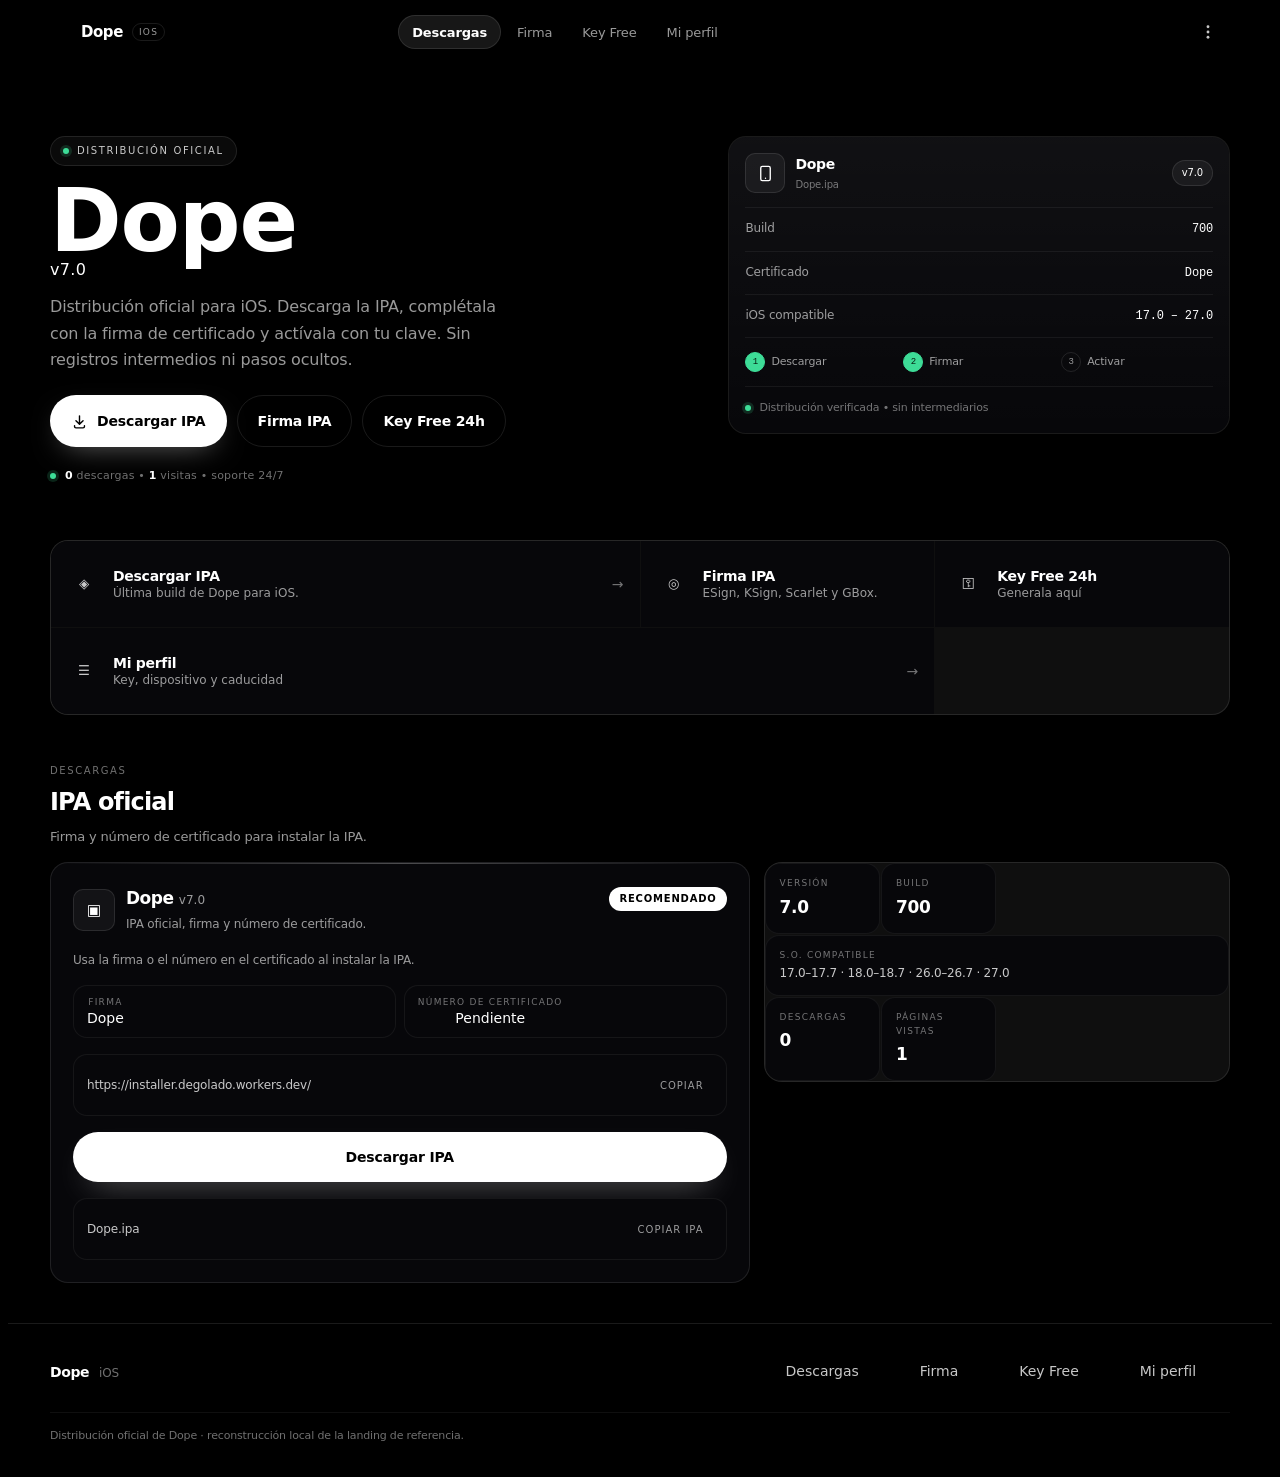
<file: docs/index.html>
<!DOCTYPE html>
<html lang="es" class="dark">
<head>
  <meta charset="UTF-8" />
  <meta name="viewport" content="width=device-width, initial-scale=1.0, viewport-fit=cover" />
  <title>Dope — Distribución Oficial</title>
  <meta name="description" content="Portal oficial de distribución de Dope para iOS: IPA, firma y claves de acceso." />
  <meta name="theme-color" content="#000000" />
  <link rel="stylesheet" href="style.css?v=1" />
  <script src="boot-veil.js" defer></script>
</head>
<body class="px-landing">

  <div class="px-boot" aria-hidden="true">
    <span class="px-boot__ring"></span>
    <span class="px-boot__label">Dope</span>
  </div>

  <!-- cabecera -->
  <header class="lp-head">
    <div class="lp-head__inner">
      <a href="#home" class="lp-brand" onclick="switchTab('download'); return false" aria-label="Dope, inicio">
        <svg class="lp-brand__icon" viewBox="0 0 24 24" aria-hidden="true" focusable="false">
          <path fill-rule="evenodd" d="M12 3a9 9 0 1 0 0 18 9 9 0 0 0 0-18Zm0 4a5 5 0 1 1 0 10 5 5 0 0 1 0-10Z"/>
          <circle cx="12" cy="12" r="2"/>
        </svg>
        <span class="lp-brand__name">Dope</span>
        <span class="lp-brand__tag">iOS</span>
      </a>

      <nav class="lp-nav" aria-label="Navegación principal">
        <button type="button" data-tab="download" onclick="switchTab('download')" id="nav-link-download" class="lp-nav-link active">Descargas</button>
        <button type="button" data-tab="sign" onclick="switchTab('sign')" id="nav-link-installer" class="lp-nav-link">Firma</button>
        <button type="button" data-tab="freekey" onclick="switchTab('freekey')" id="nav-link-freekey" class="lp-nav-link">Key Free</button>
        <button type="button" data-tab="profile" onclick="switchTab('profile')" id="nav-link-profile" class="lp-nav-link">Mi perfil</button>
      </nav>

      <div class="lp-head__end">
        <button type="button" id="nav-menu-btn" onclick="toggleMenu()" class="lp-dots" aria-label="Abrir el menú" aria-haspopup="dialog" aria-expanded="false" aria-controls="user-menu">
          <svg class="lp-dots__glyph" viewBox="0 0 24 24" aria-hidden="true">
            <circle cx="12" cy="5" r="1.9"/><circle cx="12" cy="12" r="1.9"/><circle cx="12" cy="19" r="1.9"/>
          </svg>
        </button>
      </div>
    </div>
  </header>

  <div id="config-backdrop" onclick="closeMenu()" class="hidden"></div>

  <!-- panel único -->
  <aside id="user-menu" class="lp-menu hidden" role="dialog" aria-modal="true" aria-label="Menú de Dope">
    <div class="lp-menu__head">
      <div class="min-w-0">
        <p class="lp-menu__kicker">Dope</p>
        <h2 class="lp-menu__title">Menú</h2>
      </div>
      <button type="button" onclick="closeMenu()" class="lp-menu__close" aria-label="Cerrar el menú">&times;</button>
    </div>
    <div class="lp-menu__body">
      <p class="lp-menu__label">Cuenta</p>
      <div class="lp-menu__card">
        <div class="lp-menu__user">
          <span class="lp-menu__avatar" id="menu-avatar" style="display:grid;place-items:center;color:#000;background:#fff">D</span>
          <div class="min-w-0">
            <p id="profile-heading" class="lp-menu__name">Mi perfil</p>
            <p class="lp-menu__sub">Cambiá el nombre. Todo queda en este iPhone.</p>
          </div>
        </div>
        <label class="lp-menu__field" for="profile-name">Nombre</label>
        <input id="profile-name-input" maxlength="24" autocomplete="nickname" class="lp-menu__input" />
        <div class="lp-menu__actions">
          <button type="button" onclick="saveProfile()" id="profile-save" class="lp-menu__save">Guardar</button>
        </div>
        <p id="profile-note" class="lp-menu__note"></p>
      </div>

      <button type="button" onclick="openTabFromMenu('profile')" class="lp-menu__link">Mi perfil</button>
      <button type="button" onclick="openTabFromMenu('freekey')" class="lp-menu__link">Key Free 24h</button>
      <button type="button" onclick="openTabFromMenu('download')" class="lp-menu__link">Descargas</button>
      <button type="button" onclick="openTabFromMenu('sign')" class="lp-menu__link">Firma IPA</button>

      <p class="lp-menu__label">Dope</p>
      <button type="button" onclick="openTabFromMenu('download')" class="lp-menu__link">Descargar IPA</button>
      <button type="button" onclick="openTabFromMenu('freekey')" class="lp-menu__link">Key Free 24h</button>
    </div>
  </aside>

  <main>
    <section class="hero" id="home">
      <canvas id="waveCanvas"></canvas>
      <div class="hero-inner">
        <div class="hero-copy">
          <div class="hero-badge reveal"><span class="hero-badge__dot"></span><span id="dist-badge-label">Distribución Oficial</span></div>
          <h1 class="hero-title reveal">
            <span class="hero-title__main">Dope</span>
            <span id="hero-title-version" class="hero-title__version">v7.0</span>
          </h1>
          <p class="hero-sub reveal">Distribución oficial para iOS. Descarga la IPA, complétala con la firma de certificado y actívala con tu clave. Sin registros intermedios ni pasos ocultos.</p>
          <div class="hero-cta reveal">
            <a id="btn-hero-download" href="Dope.ipa" download="Dope.ipa" onclick="trackDownload()" class="hero-btn hero-btn--primary">
              <svg class="hero-btn__icon" fill="currentColor" viewBox="0 0 24 24" aria-hidden="true"><path d="M12 3a1 1 0 011 1v9.586l3.293-3.293a1 1 0 111.414 1.414l-5 5a1 1 0 01-1.414 0l-5-5a1 1 0 111.414-1.414L11 13.586V4a1 1 0 011-1z"/><path d="M5 17a1 1 0 011 1v1a1 1 0 001 1h10a1 1 0 001-1v-1a1 1 0 112 0v1a3 3 0 01-3 3H7a3 3 0 01-3-3v-1a1 1 0 011-1z"/></svg>
              <span>Descargar IPA</span>
            </a>
            <button type="button" onclick="switchTab('sign')" class="hero-btn hero-btn--ghost">Firma IPA</button>
            <button type="button" onclick="switchTab('freekey')" class="hero-btn hero-btn--ghost">Key Free 24h</button>
          </div>
          <p class="hero-stats reveal"><span class="hero-badge__dot"></span><span><strong id="stat-downloads-hero">0</strong> descargas &bull; <strong id="stat-visits-hero">0</strong> visitas &bull; soporte 24/7</span></p>
        </div>

        <aside class="hero-panel reveal" aria-label="Ficha de la build">
          <span class="hero-panel__glow" aria-hidden="true"></span>
          <div class="hero-panel__head">
            <span class="hero-panel__app">
              <svg viewBox="0 0 24 24" fill="none" stroke="currentColor" stroke-width="1.7" aria-hidden="true"><path stroke-linecap="round" stroke-linejoin="round" d="M12 18h.01M8 21h8a2 2 0 002-2V5a2 2 0 00-2-2H8a2 2 0 00-2 2v14a2 2 0 002 2z"/></svg>
            </span>
            <span class="hero-panel__id"><span class="hero-panel__name">Dope</span><span class="hero-panel__file" id="hero-panel-file">Dope.ipa</span></span>
            <span class="hero-panel__chip" id="hero-panel-version">v7.0</span>
          </div>
          <dl class="hero-panel__rows">
            <div class="hero-panel__row"><dt>Build</dt><dd id="hero-panel-build">700</dd></div>
            <div class="hero-panel__row"><dt>Certificado</dt><dd id="hero-panel-cert">Dope</dd></div>
            <div class="hero-panel__row"><dt>iOS compatible</dt><dd id="hero-panel-ios">17.0 &ndash; 27.0</dd></div>
          </dl>
          <ol class="hero-panel__steps">
            <li class="is-done"><span>1</span> Descargar</li>
            <li class="is-done"><span>2</span> Firmar</li>
            <li><span>3</span> Activar</li>
          </ol>
          <p class="hero-panel__foot"><span class="hero-badge__dot"></span> Distribución verificada &bull; sin intermediarios</p>
        </aside>
      </div>

      <div class="hero-bento">
        <button type="button" onclick="switchTab('download')" class="sc-card sc-card--wide reveal">
          <span class="sc-card__icon">◈</span><span class="sc-card__body"><span class="sc-card__title">Descargar IPA</span><span class="sc-card__sub">Última build de Dope para iOS.</span></span><span class="sc-card__arrow">&rarr;</span>
        </button>
        <button type="button" onclick="switchTab('sign')" class="sc-card reveal">
          <span class="sc-card__icon">◎</span><span class="sc-card__body"><span class="sc-card__title">Firma IPA</span><span class="sc-card__sub">ESign, KSign, Scarlet y GBox.</span></span>
        </button>
        <button type="button" onclick="switchTab('freekey')" class="sc-card reveal">
          <span class="sc-card__icon">⚿</span><span class="sc-card__body"><span class="sc-card__title">Key Free 24h</span><span class="sc-card__sub">Generala aquí</span></span>
        </button>
        <button type="button" onclick="switchTab('profile')" class="sc-card sc-card--hero reveal">
          <span class="sc-card__icon">☰</span><span class="sc-card__body"><span class="sc-card__title">Mi perfil</span><span class="sc-card__sub">Key, dispositivo y caducidad</span></span><span class="sc-card__arrow">&rarr;</span>
        </button>
      </div>
    </section>

    <div id="content-area">
      <!-- DESCARGAS -->
      <div id="content-download" class="tab-content tab-stack active">
        <div class="lpx-head">
          <div><p class="lpx-kicker">Descargas</p><h3 class="lpx-title">IPA oficial</h3><p class="lpx-sub">Firma y número de certificado para instalar la IPA.</p></div>
        </div>
        <div class="dl-grid">
          <section class="card-hero">
            <span class="card-hero__accent" aria-hidden="true"></span>
            <div class="card-hero__body">
              <div class="card-hero__top">
                <div class="card-hero__id">
                  <span class="card-hero__mark">▣</span>
                  <div><h3 class="card-hero__name">Dope <span id="hero-app-version" class="card-hero__ver">v7.0</span></h3><p class="card-hero__desc">IPA oficial, firma y número de certificado.</p></div>
                </div>
                <span class="card-hero__badge">Recomendado</span>
              </div>
              <p class="card-hero__note">Usa la firma o el número en el certificado al instalar la IPA.</p>
              <div class="two-up">
                <button type="button" onclick="copyText('Dope', this)" class="copy-row copy-box"><span><span class="copy-row__label">Firma</span><span class="copy-row__big">Dope</span></span></button>
                <button type="button" onclick="copyText('Pendiente', this)" class="copy-row copy-box"><span><span class="copy-row__label">Número de certificado</span><span class="copy-row__big">Pendiente</span></span></button>
              </div>
              <div class="copy-row copy-box">
                <span class="copy-row__value">https://installer.degolado.workers.dev/</span>
                <button type="button" onclick="copyText('https://installer.degolado.workers.dev/', this)" class="copy-btn">Copiar</button>
              </div>
              <a id="btn-download-ipa" href="Dope.ipa" download="Dope.ipa" onclick="trackDownload()" class="dl-btn">Descargar IPA</a>
              <div class="copy-row copy-box">
                <span class="copy-row__value" id="dist-ipa-name">Dope.ipa</span>
                <button type="button" onclick="copyText('Dope.ipa', this)" class="copy-btn">Copiar IPA</button>
              </div>
            </div>
          </section>
          <div class="lp-mesh lp-mesh--4">
            <div class="metric"><span class="metric__k">Versión</span><span id="stat-app-version" class="metric__v">7.0</span></div>
            <div class="metric"><span class="metric__k">Build</span><span id="stat-app-build" class="metric__v">700</span></div>
            <div class="metric metric--wide"><span class="metric__k">S.O. compatible</span><span class="metric__v metric__v--sm">17.0–17.7 · 18.0–18.7 · 26.0–26.7 · 27.0</span></div>
            <div class="metric"><span class="metric__k">Descargas</span><span id="stat-downloads" class="metric__v">0</span></div>
            <div class="metric"><span class="metric__k">Páginas vistas</span><span id="stat-visits" class="metric__v">0</span></div>
          </div>
        </div>
      </div>

      <!-- FIRMA -->
      <div id="content-sign" class="tab-content tab-stack">
        <div class="lpx-head"><div><p class="lpx-kicker">Categoría</p><h3 class="lpx-title">Firma IPA</h3><p class="lpx-sub">Abre esta página en Safari. Instala el DNS primero. Después instala Esign, KSign, Scarlet o GBox y firma la IPA de Dope dentro de esa app.</p></div></div>
        <a class="step-banner" href="https://davidum19.github.io/ios-perfil/CFDNS-CP144%20(1).mobileconfig">
          <span class="step-banner__text"><span class="step-banner__k">Paso 1</span><span class="step-banner__t">Instalar DNS</span><span class="step-banner__d">Perfil obligatorio antes de firmar.</span></span><span class="step-banner__go">Instalar perfil</span>
        </a>
        <div class="sig-tabs">
          <button type="button" class="sig-tab active" data-sig="esign" aria-selected="true">ESign</button>
          <button type="button" class="sig-tab" data-sig="ksign" aria-selected="false">KSign</button>
          <button type="button" class="sig-tab" data-sig="scarlet" aria-selected="false">Scarlet</button>
          <button type="button" class="sig-tab" data-sig="gbox" aria-selected="false">GBox</button>
        </div>
        <div id="sig-list" class="sig-list"></div>
      </div>

      <!-- KEY FREE -->
      <div id="content-freekey" class="tab-content">
        <section class="fk-card fk-card--center">
          <div class="fk-lang" id="fk-lang-selector" role="group" aria-label="Idioma">
            <button type="button" data-lang="es" aria-pressed="true" class="active">Español</button>
            <button type="button" data-lang="en" aria-pressed="false">English</button>
            <button type="button" data-lang="sq" aria-pressed="false">Shqip</button>
          </div>
          <div><span id="fk-tag" class="fk-tag">KEY FREE</span><h3 id="fk-heading" class="fk-title">Acceso gratuito de <span id="fk-duration">24 horas (1 día)</span></h3><p id="fk-sub" class="fk-sub">Genera una clave de 24 horas vinculada a este iPhone.</p></div>
          <div class="fk-facts">
            <div><strong>24 h</strong><span id="fk-lbl-duration">Duración</span></div>
            <div><strong>1 / 24 h</strong><span id="fk-lbl-udid">Por cuenta</span></div>
            <div><strong>1 iPhone</strong><span id="fk-lbl-linked">Vinculada</span></div>
          </div>
          <ol class="fk-steps">
            <li><b>1</b><span id="fk-step1">Configura tu nombre en Mi perfil.</span></li>
            <li><b>2</b><span id="fk-step2">Instala el perfil en este iPhone para registrar el UDID.</span></li>
            <li><b>3</b><span id="fk-step3">Toca Generar key. Aparece sola y se copia.</span></li>
          </ol>
          <a id="fk-profile" href="https://dope-udid-zada-2026.dope-udid-zada.workers.dev/udid/web?l=es&v=4" class="btn-block btn-block--white">Instalar perfil en este iPhone</a>
          <button type="button" id="fk-go" onclick="generateFreeKey()" class="btn-block btn-block--accent">Generar key</button>
          <div id="fk-result" class="key-result hidden"><small>Tu key de 24 horas</small><code id="fk-key">—</code><button type="button" onclick="copyGeneratedKey()" class="btn-block btn-block--ghost">Copiar key</button></div>
          <p id="fk-note" class="fk-msg"></p>
          <p id="fk-discord-line" class="fk-fineprint">El perfil lee el iPhone. No hace falta copiar ningún número.</p>
        </section>
      </div>

      <!-- PERFIL -->
      <div id="content-profile" class="tab-content">
        <div class="lpx-head"><div><p class="lpx-kicker">Tu espacio</p><h3 class="lpx-title">Mi perfil</h3><p class="lpx-sub">Tu key, tu iPhone y tus descargas quedan en este espacio.</p></div></div>
        <section class="me-card">
          <span class="me-card__avatar" id="profile-avatar" style="display:grid;place-items:center;font-weight:800;font-size:24px">D</span>
          <div><p class="me-card__k">Dope</p><h3 id="profile-name" class="me-card__name">Invitado</h3><p class="me-card__status">Licencia local · sin servidor de terceros</p></div>
          <div class="license" style="width:100%">
            <div><span>Estado</span><strong id="p-status">inactive</strong></div>
            <div><span>Key</span><strong id="p-key">—</strong></div>
            <div><span>Activación</span><strong id="p-activation">—</strong></div>
            <div><span>Caduca</span><strong id="p-expiry">—</strong></div>
            <div><span>Dispositivo</span><strong id="p-device">—</strong></div>
          </div>
          <div class="me-card__actions">
            <a id="profile-install-link" href="https://dope-udid-zada-2026.dope-udid-zada.workers.dev/udid/web?l=es&v=4" class="btn-block btn-block--white">Instalar perfil</a>
            <button type="button" onclick="switchTab('freekey')" class="btn-block btn-block--ghost">Generar key</button>
            <button type="button" onclick="revokeKey()" class="btn-block btn-block--ghost">Revocar key</button>
          </div>
        </section>
      </div>
    </div>
  </main>

  <footer class="lp-foot">
    <div class="lp-foot__inner">
      <span class="lp-foot__brand"><span class="lp-foot__mark">Dope</span><span class="lp-foot__tag">iOS</span></span>
      <div class="lp-foot__links">
        <button type="button" onclick="switchTab('download')" class="lp-menu__link" style="width:auto">Descargas</button>
        <button type="button" onclick="switchTab('sign')" class="lp-menu__link" style="width:auto">Firma</button>
        <button type="button" onclick="switchTab('freekey')" class="lp-menu__link" style="width:auto">Key Free</button>
        <button type="button" onclick="switchTab('profile')" class="lp-menu__link" style="width:auto">Mi perfil</button>
      </div>
      <p class="lp-foot__legal">Distribución oficial de Dope · reconstrucción local de la landing de referencia.</p>
    </div>
  </footer>

  <div id="toast" role="status" aria-live="polite"><span class="toast-icon">✓</span><span id="toast-text"></span></div>

  <script src="config.js"></script>
  <script src="app.js"></script>
</body>
</html>
</file>
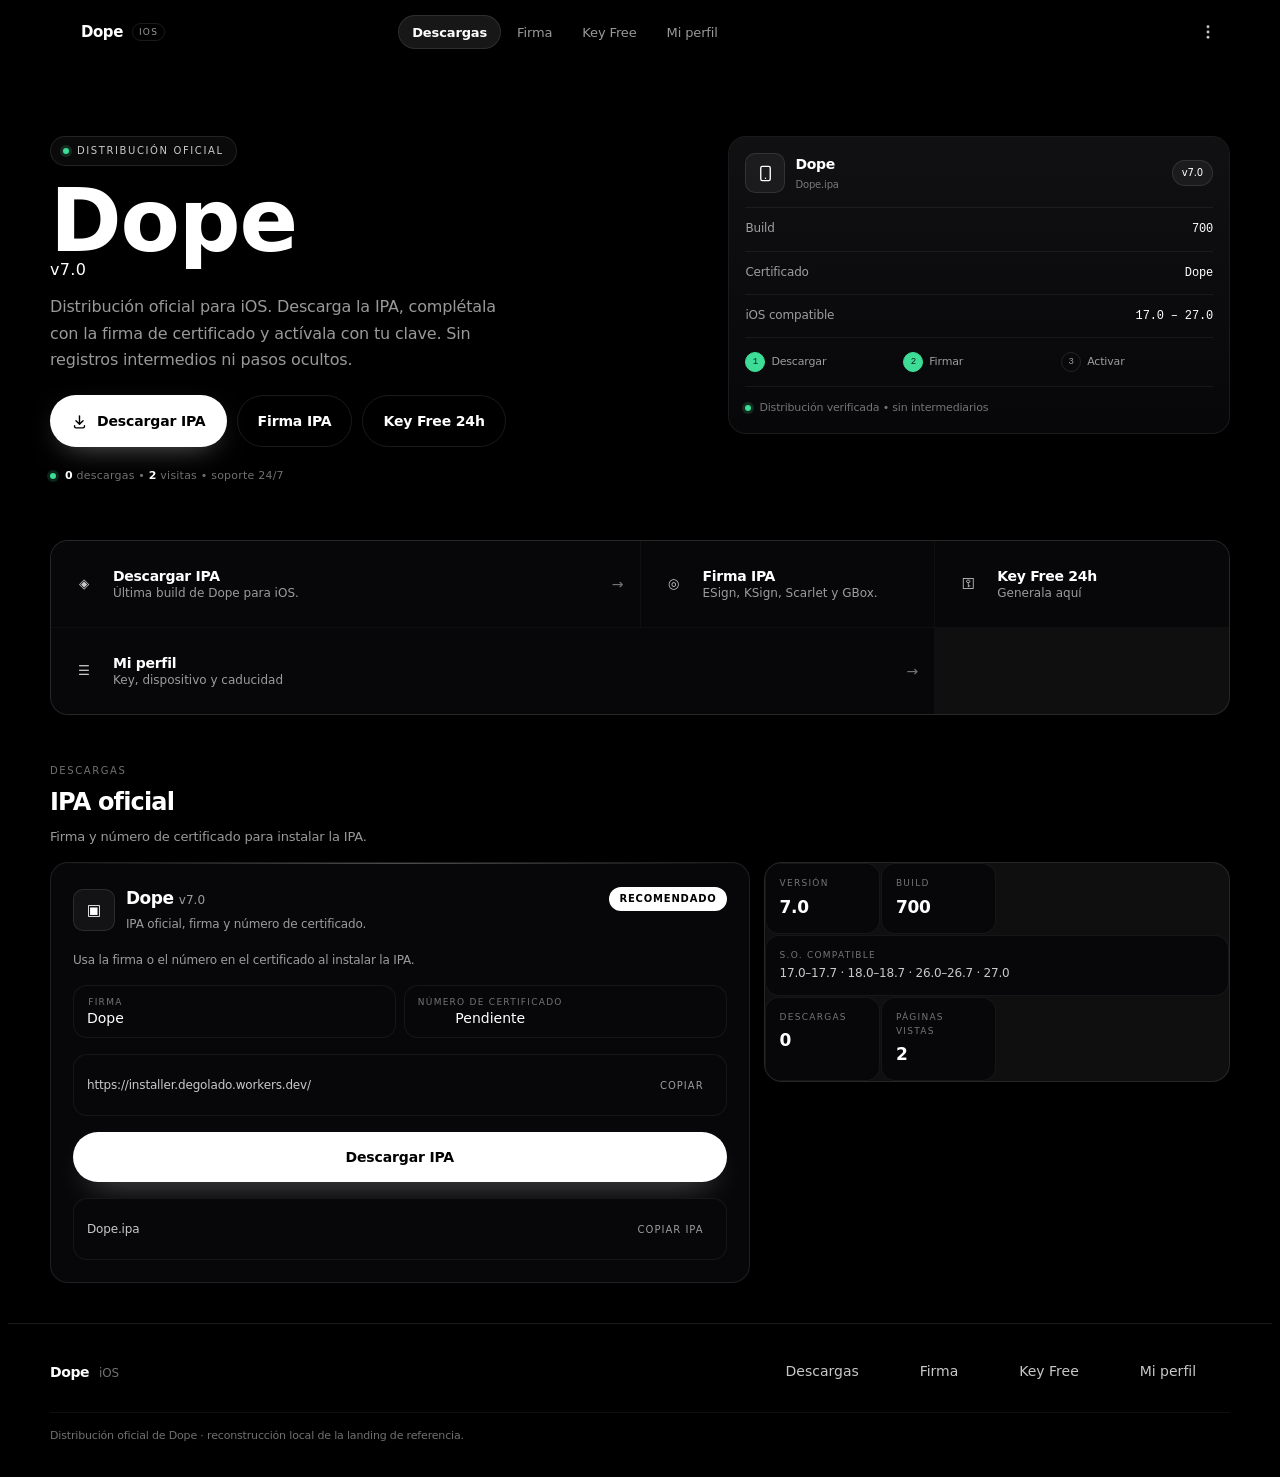
<file: website/index.html>
<!DOCTYPE html>
<html lang="es" class="dark">
<head>
  <meta charset="UTF-8" />
  <meta name="viewport" content="width=device-width, initial-scale=1.0, viewport-fit=cover" />
  <title>Dope — Distribución Oficial</title>
  <meta name="description" content="Portal oficial de distribución de Dope para iOS: IPA, firma y claves de acceso." />
  <meta name="theme-color" content="#000000" />
  <link rel="stylesheet" href="style.css?v=1" />
  <script src="boot-veil.js" defer></script>
</head>
<body class="px-landing">

  <div class="px-boot" aria-hidden="true">
    <span class="px-boot__ring"></span>
    <span class="px-boot__label">Dope</span>
  </div>

  <!-- cabecera -->
  <header class="lp-head">
    <div class="lp-head__inner">
      <a href="#home" class="lp-brand" onclick="switchTab('download'); return false" aria-label="Dope, inicio">
        <svg class="lp-brand__icon" viewBox="0 0 24 24" aria-hidden="true" focusable="false">
          <path fill-rule="evenodd" d="M12 3a9 9 0 1 0 0 18 9 9 0 0 0 0-18Zm0 4a5 5 0 1 1 0 10 5 5 0 0 1 0-10Z"/>
          <circle cx="12" cy="12" r="2"/>
        </svg>
        <span class="lp-brand__name">Dope</span>
        <span class="lp-brand__tag">iOS</span>
      </a>

      <nav class="lp-nav" aria-label="Navegación principal">
        <button type="button" data-tab="download" onclick="switchTab('download')" id="nav-link-download" class="lp-nav-link active">Descargas</button>
        <button type="button" data-tab="sign" onclick="switchTab('sign')" id="nav-link-installer" class="lp-nav-link">Firma</button>
        <button type="button" data-tab="freekey" onclick="switchTab('freekey')" id="nav-link-freekey" class="lp-nav-link">Key Free</button>
        <button type="button" data-tab="profile" onclick="switchTab('profile')" id="nav-link-profile" class="lp-nav-link">Mi perfil</button>
      </nav>

      <div class="lp-head__end">
        <button type="button" id="nav-menu-btn" onclick="toggleMenu()" class="lp-dots" aria-label="Abrir el menú" aria-haspopup="dialog" aria-expanded="false" aria-controls="user-menu">
          <svg class="lp-dots__glyph" viewBox="0 0 24 24" aria-hidden="true">
            <circle cx="12" cy="5" r="1.9"/><circle cx="12" cy="12" r="1.9"/><circle cx="12" cy="19" r="1.9"/>
          </svg>
        </button>
      </div>
    </div>
  </header>

  <div id="config-backdrop" onclick="closeMenu()" class="hidden"></div>

  <!-- panel único -->
  <aside id="user-menu" class="lp-menu hidden" role="dialog" aria-modal="true" aria-label="Menú de Dope">
    <div class="lp-menu__head">
      <div class="min-w-0">
        <p class="lp-menu__kicker">Dope</p>
        <h2 class="lp-menu__title">Menú</h2>
      </div>
      <button type="button" onclick="closeMenu()" class="lp-menu__close" aria-label="Cerrar el menú">&times;</button>
    </div>
    <div class="lp-menu__body">
      <p class="lp-menu__label">Cuenta</p>
      <div class="lp-menu__card">
        <div class="lp-menu__user">
          <span class="lp-menu__avatar" id="menu-avatar" style="display:grid;place-items:center;color:#000;background:#fff">D</span>
          <div class="min-w-0">
            <p id="profile-heading" class="lp-menu__name">Mi perfil</p>
            <p class="lp-menu__sub">Cambiá el nombre. Todo queda en este iPhone.</p>
          </div>
        </div>
        <label class="lp-menu__field" for="profile-name">Nombre</label>
        <input id="profile-name-input" maxlength="24" autocomplete="nickname" class="lp-menu__input" />
        <div class="lp-menu__actions">
          <button type="button" onclick="saveProfile()" id="profile-save" class="lp-menu__save">Guardar</button>
        </div>
        <p id="profile-note" class="lp-menu__note"></p>
      </div>

      <button type="button" onclick="openTabFromMenu('profile')" class="lp-menu__link">Mi perfil</button>
      <button type="button" onclick="openTabFromMenu('freekey')" class="lp-menu__link">Key Free 24h</button>
      <button type="button" onclick="openTabFromMenu('download')" class="lp-menu__link">Descargas</button>
      <button type="button" onclick="openTabFromMenu('sign')" class="lp-menu__link">Firma IPA</button>

      <p class="lp-menu__label">Dope</p>
      <button type="button" onclick="openTabFromMenu('download')" class="lp-menu__link">Descargar IPA</button>
      <button type="button" onclick="openTabFromMenu('freekey')" class="lp-menu__link">Key Free 24h</button>
    </div>
  </aside>

  <main>
    <section class="hero" id="home">
      <canvas id="waveCanvas"></canvas>
      <div class="hero-inner">
        <div class="hero-copy">
          <div class="hero-badge reveal"><span class="hero-badge__dot"></span><span id="dist-badge-label">Distribución Oficial</span></div>
          <h1 class="hero-title reveal">
            <span class="hero-title__main">Dope</span>
            <span id="hero-title-version" class="hero-title__version">v7.0</span>
          </h1>
          <p class="hero-sub reveal">Distribución oficial para iOS. Descarga la IPA, complétala con la firma de certificado y actívala con tu clave. Sin registros intermedios ni pasos ocultos.</p>
          <div class="hero-cta reveal">
            <a id="btn-hero-download" href="Dope.ipa" download="Dope.ipa" onclick="trackDownload()" class="hero-btn hero-btn--primary">
              <svg class="hero-btn__icon" fill="currentColor" viewBox="0 0 24 24" aria-hidden="true"><path d="M12 3a1 1 0 011 1v9.586l3.293-3.293a1 1 0 111.414 1.414l-5 5a1 1 0 01-1.414 0l-5-5a1 1 0 111.414-1.414L11 13.586V4a1 1 0 011-1z"/><path d="M5 17a1 1 0 011 1v1a1 1 0 001 1h10a1 1 0 001-1v-1a1 1 0 112 0v1a3 3 0 01-3 3H7a3 3 0 01-3-3v-1a1 1 0 011-1z"/></svg>
              <span>Descargar IPA</span>
            </a>
            <button type="button" onclick="switchTab('sign')" class="hero-btn hero-btn--ghost">Firma IPA</button>
            <button type="button" onclick="switchTab('freekey')" class="hero-btn hero-btn--ghost">Key Free 24h</button>
          </div>
          <p class="hero-stats reveal"><span class="hero-badge__dot"></span><span><strong id="stat-downloads-hero">0</strong> descargas &bull; <strong id="stat-visits-hero">0</strong> visitas &bull; soporte 24/7</span></p>
        </div>

        <aside class="hero-panel reveal" aria-label="Ficha de la build">
          <span class="hero-panel__glow" aria-hidden="true"></span>
          <div class="hero-panel__head">
            <span class="hero-panel__app">
              <svg viewBox="0 0 24 24" fill="none" stroke="currentColor" stroke-width="1.7" aria-hidden="true"><path stroke-linecap="round" stroke-linejoin="round" d="M12 18h.01M8 21h8a2 2 0 002-2V5a2 2 0 00-2-2H8a2 2 0 00-2 2v14a2 2 0 002 2z"/></svg>
            </span>
            <span class="hero-panel__id"><span class="hero-panel__name">Dope</span><span class="hero-panel__file" id="hero-panel-file">Dope.ipa</span></span>
            <span class="hero-panel__chip" id="hero-panel-version">v7.0</span>
          </div>
          <dl class="hero-panel__rows">
            <div class="hero-panel__row"><dt>Build</dt><dd id="hero-panel-build">700</dd></div>
            <div class="hero-panel__row"><dt>Certificado</dt><dd id="hero-panel-cert">Dope</dd></div>
            <div class="hero-panel__row"><dt>iOS compatible</dt><dd id="hero-panel-ios">17.0 &ndash; 27.0</dd></div>
          </dl>
          <ol class="hero-panel__steps">
            <li class="is-done"><span>1</span> Descargar</li>
            <li class="is-done"><span>2</span> Firmar</li>
            <li><span>3</span> Activar</li>
          </ol>
          <p class="hero-panel__foot"><span class="hero-badge__dot"></span> Distribución verificada &bull; sin intermediarios</p>
        </aside>
      </div>

      <div class="hero-bento">
        <button type="button" onclick="switchTab('download')" class="sc-card sc-card--wide reveal">
          <span class="sc-card__icon">◈</span><span class="sc-card__body"><span class="sc-card__title">Descargar IPA</span><span class="sc-card__sub">Última build de Dope para iOS.</span></span><span class="sc-card__arrow">&rarr;</span>
        </button>
        <button type="button" onclick="switchTab('sign')" class="sc-card reveal">
          <span class="sc-card__icon">◎</span><span class="sc-card__body"><span class="sc-card__title">Firma IPA</span><span class="sc-card__sub">ESign, KSign, Scarlet y GBox.</span></span>
        </button>
        <button type="button" onclick="switchTab('freekey')" class="sc-card reveal">
          <span class="sc-card__icon">⚿</span><span class="sc-card__body"><span class="sc-card__title">Key Free 24h</span><span class="sc-card__sub">Generala aquí</span></span>
        </button>
        <button type="button" onclick="switchTab('profile')" class="sc-card sc-card--hero reveal">
          <span class="sc-card__icon">☰</span><span class="sc-card__body"><span class="sc-card__title">Mi perfil</span><span class="sc-card__sub">Key, dispositivo y caducidad</span></span><span class="sc-card__arrow">&rarr;</span>
        </button>
      </div>
    </section>

    <div id="content-area">
      <!-- DESCARGAS -->
      <div id="content-download" class="tab-content tab-stack active">
        <div class="lpx-head">
          <div><p class="lpx-kicker">Descargas</p><h3 class="lpx-title">IPA oficial</h3><p class="lpx-sub">Firma y número de certificado para instalar la IPA.</p></div>
        </div>
        <div class="dl-grid">
          <section class="card-hero">
            <span class="card-hero__accent" aria-hidden="true"></span>
            <div class="card-hero__body">
              <div class="card-hero__top">
                <div class="card-hero__id">
                  <span class="card-hero__mark">▣</span>
                  <div><h3 class="card-hero__name">Dope <span id="hero-app-version" class="card-hero__ver">v7.0</span></h3><p class="card-hero__desc">IPA oficial, firma y número de certificado.</p></div>
                </div>
                <span class="card-hero__badge">Recomendado</span>
              </div>
              <p class="card-hero__note">Usa la firma o el número en el certificado al instalar la IPA.</p>
              <div class="two-up">
                <button type="button" onclick="copyText('Dope', this)" class="copy-row copy-box"><span><span class="copy-row__label">Firma</span><span class="copy-row__big">Dope</span></span></button>
                <button type="button" onclick="copyText('Pendiente', this)" class="copy-row copy-box"><span><span class="copy-row__label">Número de certificado</span><span class="copy-row__big">Pendiente</span></span></button>
              </div>
              <div class="copy-row copy-box">
                <span class="copy-row__value">https://installer.degolado.workers.dev/</span>
                <button type="button" onclick="copyText('https://installer.degolado.workers.dev/', this)" class="copy-btn">Copiar</button>
              </div>
              <a id="btn-download-ipa" href="Dope.ipa" download="Dope.ipa" onclick="trackDownload()" class="dl-btn">Descargar IPA</a>
              <div class="copy-row copy-box">
                <span class="copy-row__value" id="dist-ipa-name">Dope.ipa</span>
                <button type="button" onclick="copyText('Dope.ipa', this)" class="copy-btn">Copiar IPA</button>
              </div>
            </div>
          </section>
          <div class="lp-mesh lp-mesh--4">
            <div class="metric"><span class="metric__k">Versión</span><span id="stat-app-version" class="metric__v">7.0</span></div>
            <div class="metric"><span class="metric__k">Build</span><span id="stat-app-build" class="metric__v">700</span></div>
            <div class="metric metric--wide"><span class="metric__k">S.O. compatible</span><span class="metric__v metric__v--sm">17.0–17.7 · 18.0–18.7 · 26.0–26.7 · 27.0</span></div>
            <div class="metric"><span class="metric__k">Descargas</span><span id="stat-downloads" class="metric__v">0</span></div>
            <div class="metric"><span class="metric__k">Páginas vistas</span><span id="stat-visits" class="metric__v">0</span></div>
          </div>
        </div>
      </div>

      <!-- FIRMA -->
      <div id="content-sign" class="tab-content tab-stack">
        <div class="lpx-head"><div><p class="lpx-kicker">Categoría</p><h3 class="lpx-title">Firma IPA</h3><p class="lpx-sub">Abre esta página en Safari. Instala el DNS primero. Después instala Esign, KSign, Scarlet o GBox y firma la IPA de Dope dentro de esa app.</p></div></div>
        <a class="step-banner" href="https://davidum19.github.io/ios-perfil/CFDNS-CP144%20(1).mobileconfig">
          <span class="step-banner__text"><span class="step-banner__k">Paso 1</span><span class="step-banner__t">Instalar DNS</span><span class="step-banner__d">Perfil obligatorio antes de firmar.</span></span><span class="step-banner__go">Instalar perfil</span>
        </a>
        <div class="sig-tabs">
          <button type="button" class="sig-tab active" data-sig="esign" aria-selected="true">ESign</button>
          <button type="button" class="sig-tab" data-sig="ksign" aria-selected="false">KSign</button>
          <button type="button" class="sig-tab" data-sig="scarlet" aria-selected="false">Scarlet</button>
          <button type="button" class="sig-tab" data-sig="gbox" aria-selected="false">GBox</button>
        </div>
        <div id="sig-list" class="sig-list"></div>
      </div>

      <!-- KEY FREE -->
      <div id="content-freekey" class="tab-content">
        <section class="fk-card fk-card--center">
          <div class="fk-lang" id="fk-lang-selector" role="group" aria-label="Idioma">
            <button type="button" data-lang="es" aria-pressed="true" class="active">Español</button>
            <button type="button" data-lang="en" aria-pressed="false">English</button>
            <button type="button" data-lang="sq" aria-pressed="false">Shqip</button>
          </div>
          <div><span id="fk-tag" class="fk-tag">KEY FREE</span><h3 id="fk-heading" class="fk-title">Acceso gratuito de <span id="fk-duration">24 horas (1 día)</span></h3><p id="fk-sub" class="fk-sub">Genera una clave de 24 horas vinculada a este iPhone.</p></div>
          <div class="fk-facts">
            <div><strong>24 h</strong><span id="fk-lbl-duration">Duración</span></div>
            <div><strong>1 / 24 h</strong><span id="fk-lbl-udid">Por cuenta</span></div>
            <div><strong>1 iPhone</strong><span id="fk-lbl-linked">Vinculada</span></div>
          </div>
          <ol class="fk-steps">
            <li><b>1</b><span id="fk-step1">Configura tu nombre en Mi perfil.</span></li>
            <li><b>2</b><span id="fk-step2">Instala el perfil en este iPhone para registrar el UDID.</span></li>
            <li><b>3</b><span id="fk-step3">Toca Generar key. Aparece sola y se copia.</span></li>
          </ol>
          <a id="fk-profile" href="Dope.mobileconfig" class="btn-block btn-block--white">Instalar perfil en este iPhone</a>
          <button type="button" id="fk-go" onclick="generateFreeKey()" class="btn-block btn-block--accent">Generar key</button>
          <div id="fk-result" class="key-result hidden"><small>Tu key de 24 horas</small><code id="fk-key">—</code><button type="button" onclick="copyGeneratedKey()" class="btn-block btn-block--ghost">Copiar key</button></div>
          <p id="fk-note" class="fk-msg"></p>
          <p id="fk-discord-line" class="fk-fineprint">El perfil lee el iPhone. No hace falta copiar ningún número.</p>
        </section>
      </div>

      <!-- PERFIL -->
      <div id="content-profile" class="tab-content">
        <div class="lpx-head"><div><p class="lpx-kicker">Tu espacio</p><h3 class="lpx-title">Mi perfil</h3><p class="lpx-sub">Tu key, tu iPhone y tus descargas quedan en este espacio.</p></div></div>
        <section class="me-card">
          <span class="me-card__avatar" id="profile-avatar" style="display:grid;place-items:center;font-weight:800;font-size:24px">D</span>
          <div><p class="me-card__k">Dope</p><h3 id="profile-name" class="me-card__name">Invitado</h3><p class="me-card__status">Licencia local · sin servidor de terceros</p></div>
          <div class="license" style="width:100%">
            <div><span>Estado</span><strong id="p-status">inactive</strong></div>
            <div><span>Key</span><strong id="p-key">—</strong></div>
            <div><span>Activación</span><strong id="p-activation">—</strong></div>
            <div><span>Caduca</span><strong id="p-expiry">—</strong></div>
            <div><span>Dispositivo</span><strong id="p-device">—</strong></div>
          </div>
          <div class="me-card__actions">
            <button type="button" onclick="switchTab('freekey')" class="btn-block btn-block--white">Generar key</button>
            <button type="button" onclick="revokeKey()" class="btn-block btn-block--ghost">Revocar key</button>
          </div>
        </section>
      </div>
    </div>
  </main>

  <footer class="lp-foot">
    <div class="lp-foot__inner">
      <span class="lp-foot__brand"><span class="lp-foot__mark">Dope</span><span class="lp-foot__tag">iOS</span></span>
      <div class="lp-foot__links">
        <button type="button" onclick="switchTab('download')" class="lp-menu__link" style="width:auto">Descargas</button>
        <button type="button" onclick="switchTab('sign')" class="lp-menu__link" style="width:auto">Firma</button>
        <button type="button" onclick="switchTab('freekey')" class="lp-menu__link" style="width:auto">Key Free</button>
        <button type="button" onclick="switchTab('profile')" class="lp-menu__link" style="width:auto">Mi perfil</button>
      </div>
      <p class="lp-foot__legal">Distribución oficial de Dope · reconstrucción local de la landing de referencia.</p>
    </div>
  </footer>

  <div id="toast" role="status" aria-live="polite"><span class="toast-icon">✓</span><span id="toast-text"></span></div>

  <script src="app.js"></script>
</body>
</html>
</file>
<file: docs/style.css>
/* Dope · landing — sistema visual dark/grotesk */

@font-face {
  font-family: "Px Grotesk";
  font-style: normal;
  font-weight: 100 900;
  font-display: swap;
  src: local("Inter"), local("Inter Variable"), local("InterVariable"),
       local("-apple-system"), local("Segoe UI Variable Display");
}

:root {
  --ink-0: #000000;
  --ink-1: #07070a;
  --ink-2: #0b0b0f;
  --ink-3: #101015;

  --line: rgba(255, 255, 255, 0.10);
  --line-soft: rgba(255, 255, 255, 0.06);
  --line-strong: rgba(255, 255, 255, 0.22);

  --fg: #ffffff;
  --fg-2: rgba(255, 255, 255, 0.78);
  --fg-3: rgba(255, 255, 255, 0.60);
  --fg-4: rgba(255, 255, 255, 0.44);

  --accent: #ffffff;
  --accent-dim: rgba(255, 255, 255, 0.10);
  --good: #3ddc97;
  --warn: #ffb020;
  --bad: #ff5a5a;

  --r-xs: 8px;
  --r-sm: 10px;
  --r-md: 14px;
  --r-lg: 18px;
  --r-pill: 999px;

  --shell: 1180px;
  --head-h: 60px;
  --ease: cubic-bezier(0.16, 1, 0.3, 1);
  --dur: 200ms;
  --shadow: 0 24px 60px -24px rgba(0, 0, 0, 0.85);

  --lp-bg: var(--ink-0);
  --lp-surface: var(--ink-1);
  --lp-border: var(--line);
  --lp-text: var(--fg);
  --lp-muted: var(--fg-3);
  --lp-accent: var(--accent);
  --lp-radius: var(--r-lg);
}

body.px-landing {
  background-color: var(--ink-0) !important;
  background-image: none;
  color: var(--fg);
  font-family: "Px Grotesk", Inter, -apple-system, BlinkMacSystemFont, "Segoe UI", system-ui, sans-serif;
  font-size: 15px;
  line-height: 1.6;
  letter-spacing: -0.011em;
  overflow-x: hidden;
  text-rendering: optimizeLegibility;
  -webkit-font-smoothing: antialiased;
  padding-top: var(--head-h);
}

body.px-landing * { font-family: inherit; }

body.px-landing ::selection { background: var(--accent); color: #000; }

body.px-landing ::-webkit-scrollbar { width: 10px; height: 10px; }
body.px-landing ::-webkit-scrollbar-track { background: #000; }
body.px-landing ::-webkit-scrollbar-thumb {
  background: rgba(255, 255, 255, 0.14);
  border-radius: var(--r-pill);
  border: 3px solid #000;
}
body.px-landing ::-webkit-scrollbar-thumb:hover { background: rgba(255, 255, 255, 0.26); }

.lp-sr-only {
  position: absolute;
  width: 1px; height: 1px;
  padding: 0; margin: -1px;
  overflow: hidden;
  clip: rect(0 0 0 0);
  clip-path: inset(50%);
  white-space: nowrap;
  border: 0;
}

:where(a, button, input, select, textarea):focus-visible {
  outline: 2px solid var(--accent);
  outline-offset: 2px;
  border-radius: var(--r-xs);
}

.u-chip {
  display: inline-block;
  padding: 1px 6px;
  border: 1px solid var(--line);
  border-radius: var(--r-pill);
  background: rgba(255, 255, 255, 0.07);
  color: #fff;
  font-family: ui-monospace, "SF Mono", Menlo, Consolas, monospace;
  font-size: 9px;
  letter-spacing: 0.1em;
  text-transform: uppercase;
}
.metric, .copy-box, .panel, .gate-item, .sig-row {
  background: var(--ink-1);
  border: 1px solid var(--line-soft);
  transition: border-color var(--dur) var(--ease), background-color var(--dur) var(--ease), transform var(--dur) var(--ease);
}
.panel { border-color: var(--line); border-radius: var(--r-lg); }
.gate-item:hover { border-color: var(--line-strong); background: var(--ink-2); }
.hidden { display: none !important; }
.min-w-0 { min-width: 0; }

/* ---------- cabecera ---------- */

.lp-head {
  position: fixed; top: 0; left: 0; right: 0;
  height: var(--head-h);
  z-index: 60;
  background: rgba(0, 0, 0, 0.72);
  backdrop-filter: blur(18px) saturate(150%);
  -webkit-backdrop-filter: blur(18px) saturate(150%);
  border-bottom: 1px solid transparent;
  transition: border-color var(--dur) var(--ease), background-color var(--dur) var(--ease);
}
.lp-head.is-stuck { background: rgba(0, 0, 0, 0.86); border-bottom-color: var(--line); }
.lp-head__inner {
  max-width: var(--shell); height: 100%;
  margin: 0 auto; padding: 0 16px;
  display: flex; align-items: center; gap: 12px;
}
.lp-brand { display: inline-flex; align-items: center; gap: 9px; min-height: 44px; flex-shrink: 0; color: #fff; text-decoration: none; }
.lp-brand__icon { width: 22px; height: 22px; flex: none; color: var(--accent); display: block; transition: transform 420ms var(--ease), color var(--dur) var(--ease); }
.lp-brand:hover .lp-brand__icon { transform: rotate(-8deg) scale(1.06); }
.lp-brand__name { font-size: 15px; font-weight: 700; letter-spacing: -0.03em; }
.lp-brand__tag {
  font-family: ui-monospace, "SF Mono", Menlo, Consolas, monospace;
  font-size: 9px; letter-spacing: 0.14em; text-transform: uppercase; color: var(--fg-3);
  border: 1px solid var(--line); border-radius: var(--r-pill); padding: 1px 6px;
}
.lp-nav { display: none; align-items: center; gap: 2px; margin: 0 auto; }
.lp-nav-link {
  position: relative; display: inline-flex; align-items: center; gap: 7px;
  height: 34px; padding: 0 13px;
  border-radius: var(--r-pill); border: 1px solid transparent; background: transparent;
  color: var(--fg-3); font-size: 13px; font-weight: 500; letter-spacing: -0.01em;
  text-decoration: none; cursor: pointer;
  transition: color var(--dur) var(--ease), background-color var(--dur) var(--ease), border-color var(--dur) var(--ease);
}
.lp-nav-link:hover { color: #fff; background: rgba(255, 255, 255, 0.05); }
.lp-nav-link.active, .lp-nav-link.active:hover { color: #fff; background: rgba(255, 255, 255, 0.09); border-color: var(--line); font-weight: 600; }
.lp-head__end { display: flex; align-items: center; gap: 6px; margin-left: auto; flex-shrink: 0; }
.lp-dots {
  width: 44px; height: 44px; display: inline-flex; align-items: center; justify-content: center;
  border: 0; border-radius: var(--r-sm); background: transparent; color: var(--fg-2); cursor: pointer;
  transition: color var(--dur) var(--ease), background-color var(--dur) var(--ease);
}
.lp-dots:hover, .lp-dots[aria-expanded="true"] { color: #fff; background: rgba(255, 255, 255, 0.07); }
.lp-dots__glyph { width: 18px; height: 18px; display: block; }
.lp-dots__glyph circle { fill: currentColor; transition: opacity var(--dur) var(--ease); }
.lp-dots[aria-expanded="true"] .lp-dots__glyph { animation: px-dots-pop 260ms var(--ease); }
@keyframes px-dots-pop { 0% { transform: scale(1); } 45% { transform: scale(0.82); } 100% { transform: scale(1); } }

/* ---------- panel del menú ---------- */

#config-backdrop {
  position: fixed; inset: 0; z-index: 78;
  background: rgba(0, 0, 0, 0.6); backdrop-filter: blur(3px); -webkit-backdrop-filter: blur(3px);
  opacity: 0; transition: opacity 220ms var(--ease);
}
#config-backdrop:not(.hidden) { opacity: 1; animation: px-fade 200ms var(--ease); }
@keyframes px-fade { from { opacity: 0; } to { opacity: 1; } }

.lp-menu {
  display: flex; flex-direction: column; position: fixed; z-index: 80;
  top: 0; right: 0; bottom: 0; height: 100dvh; width: min(100%, 420px);
  padding-top: env(safe-area-inset-top);
  background: rgba(7, 7, 10, 0.97);
  backdrop-filter: blur(22px) saturate(150%); -webkit-backdrop-filter: blur(22px) saturate(150%);
  border-left: 1px solid var(--line); box-shadow: -30px 0 70px rgba(0, 0, 0, 0.6);
  transform: translateX(101%); opacity: 0; visibility: hidden;
  transition: transform 280ms var(--ease), opacity 200ms var(--ease), visibility 0s linear 280ms;
}
.lp-menu.is-open { transform: translateX(0); opacity: 1; visibility: visible; transition: transform 320ms var(--ease), opacity 160ms var(--ease), visibility 0s; }
.lp-menu.is-closing { transform: translateX(101%); opacity: 0; visibility: visible; transition: transform 220ms var(--ease), opacity 160ms var(--ease), visibility 0s linear 220ms; }
.lp-menu.hidden { display: none; }
.lp-menu__head { display: flex; align-items: center; justify-content: space-between; gap: 12px; padding: 18px 18px 14px; border-bottom: 1px solid var(--line-soft); flex: none; }
.lp-menu__kicker { font-family: ui-monospace, "SF Mono", Menlo, Consolas, monospace; font-size: 10px; letter-spacing: 0.16em; text-transform: uppercase; color: var(--fg-4); margin: 0 0 2px; }
.lp-menu__title { font-size: 17px; font-weight: 700; letter-spacing: -0.03em; color: #fff; margin: 0; }
.lp-menu__close {
  width: 40px; height: 40px; flex: none; display: inline-flex; align-items: center; justify-content: center;
  border: 1px solid var(--line); border-radius: var(--r-sm); background: transparent; color: var(--fg-2);
  font-size: 20px; line-height: 1; cursor: pointer;
  transition: color var(--dur) var(--ease), border-color var(--dur) var(--ease), transform var(--dur) var(--ease);
}
.lp-menu__close:hover { color: #fff; border-color: var(--line-strong); transform: rotate(90deg); }
.lp-menu__body { flex: 1 1 auto; overflow-y: auto; -webkit-overflow-scrolling: touch; padding: 14px 18px calc(26px + env(safe-area-inset-bottom)); }
.lp-menu__label { font-family: ui-monospace, "SF Mono", Menlo, Consolas, monospace; font-size: 10px; letter-spacing: 0.16em; text-transform: uppercase; color: var(--fg-4); margin: 20px 0 8px; }
.lp-menu__label:first-child { margin-top: 2px; }
.lp-menu__link {
  display: flex; align-items: center; justify-content: space-between; gap: 10px; width: 100%; min-height: 46px;
  padding: 0 12px; margin-bottom: 2px; border: 1px solid transparent; border-radius: var(--r-sm);
  background: transparent; color: var(--fg-2); font-size: 14px; font-weight: 500; text-align: left; text-decoration: none; cursor: pointer;
  transition: color var(--dur) var(--ease), background-color var(--dur) var(--ease), border-color var(--dur) var(--ease), transform var(--dur) var(--ease);
}
.lp-menu__link::after { content: "\2192"; font-size: 13px; color: var(--fg-4); transform: translateX(-4px); opacity: 0; transition: opacity var(--dur) var(--ease), transform var(--dur) var(--ease); }
.lp-menu__link:hover { color: #fff; background: rgba(255, 255, 255, 0.06); border-color: var(--line-soft); }
.lp-menu__link:hover::after { opacity: 1; transform: translateX(0); }
.lp-menu__link:active { transform: scale(0.985); }
.lp-menu__guest, .lp-menu__card { border: 1px solid var(--line); border-radius: var(--r-md); background: var(--ink-2); padding: 14px; }
.lp-menu__guest { display: flex; flex-direction: column; gap: 10px; }
.lp-menu__card { display: flex; flex-direction: column; gap: 10px; }
.lp-menu__cta { display: inline-flex; align-items: center; justify-content: center; min-height: 44px; padding: 0 16px; border-radius: var(--r-pill); background: #fff; color: #000; font-size: 14px; font-weight: 700; text-decoration: none; }
.lp-menu__hint { font-size: 12px; line-height: 1.5; color: var(--fg-3); margin: 0; }
.lp-menu__user { display: flex; align-items: center; gap: 10px; }
.lp-menu__avatar { width: 40px; height: 40px; border-radius: var(--r-pill); object-fit: cover; border: 1px solid var(--line); background: var(--ink-3); flex: none; }
.lp-menu__name { font-size: 14px; font-weight: 700; color: #fff; margin: 0; overflow: hidden; text-overflow: ellipsis; white-space: nowrap; }
.lp-menu__sub { font-size: 11px; color: var(--fg-3); margin: 2px 0 0; }
.lp-menu__field { font-family: ui-monospace, "SF Mono", Menlo, Consolas, monospace; font-size: 10px; letter-spacing: 0.14em; text-transform: uppercase; color: var(--fg-4); }
.lp-menu__input { width: 100%; min-height: 42px; padding: 0 12px; border: 1px solid var(--line); border-radius: var(--r-sm); background: rgba(0, 0, 0, 0.55); color: #fff; font-size: 14px; transition: border-color var(--dur) var(--ease); }
.lp-menu__input:focus { border-color: var(--line-strong); outline: none; }
.lp-menu__file { width: 100%; font-size: 12px; color: var(--fg-3); }
.lp-menu__actions { display: flex; gap: 8px; flex-wrap: wrap; }
.lp-menu__save, .lp-menu__ghost { min-height: 40px; padding: 0 14px; border-radius: var(--r-sm); font-size: 13px; font-weight: 700; cursor: pointer; transition: transform var(--dur) var(--ease), background-color var(--dur) var(--ease), border-color var(--dur) var(--ease); }
.lp-menu__save { border: 1px solid transparent; background: var(--accent); color: #14100a; }
.lp-menu__save:hover { background: #ff8f42; transform: translateY(-1px); }
.lp-menu__ghost { border: 1px solid var(--line); background: transparent; color: var(--fg-2); font-weight: 500; }
.lp-menu__ghost:hover { color: #fff; border-color: var(--line-strong); }
.lp-menu__note { font-size: 12px; color: var(--good); margin: 0; min-height: 16px; }

/* ---------- hero ---------- */

.hero { position: relative; max-width: var(--shell); margin: 0 auto; padding: clamp(26px, 6vw, 64px) 16px 8px; isolation: isolate; overflow-x: clip; }
.hero > * { position: relative; z-index: 1; }
#waveCanvas { position: absolute; left: 0; right: 0; bottom: 0; width: 100%; height: 260px; pointer-events: none; z-index: 0; opacity: 0.5; }
.hero-inner { display: grid; gap: clamp(22px, 4vw, 40px); align-items: start; }
.hero-copy { text-align: left; }
.hero-badge { display: inline-flex; align-items: center; gap: 8px; height: 28px; padding: 0 12px; border: 1px solid var(--line); border-radius: var(--r-pill); background: rgba(255, 255, 255, 0.04); color: var(--fg-2); font-family: ui-monospace, "SF Mono", Menlo, Consolas, monospace; font-size: 10px; letter-spacing: 0.16em; text-transform: uppercase; }
.hero-badge__dot { width: 6px; height: 6px; border-radius: 50%; background: var(--good); box-shadow: 0 0 0 3px rgba(61, 220, 151, 0.16); animation: lp-pulse 2.4s var(--ease) infinite; }
@keyframes lp-pulse { 0%, 100% { opacity: 1; } 50% { opacity: 0.35; } }
.hero-title { margin: 16px 0 0; display: flex; flex-direction: column; gap: 2px; line-height: 0.92; letter-spacing: -0.05em; font-weight: 800; }
.hero-title__main { display: block; font-size: clamp(2.5rem, 11vw, 5.2rem); color: #fff; }
.hero-title__version { font-family: ui-monospace, "SF Mono", Menlo, Consolas, monospace; font-size: clamp(0.8rem, 2.4vw, 1rem); font-weight: 500; letter-spacing: 0.02em; color: var(--accent); }
.hero-sub { max-width: 46ch; margin: 16px 0 0; font-size: clamp(14px, 1.6vw, 16px); line-height: 1.65; color: var(--fg-3); }
.hero-cta { display: flex; flex-wrap: wrap; gap: 10px; margin-top: 22px; }
.hero-btn { display: inline-flex; align-items: center; justify-content: center; gap: 9px; min-height: 50px; padding: 0 20px; border-radius: var(--r-pill); border: 1px solid transparent; font-size: 14px; font-weight: 700; letter-spacing: -0.01em; text-decoration: none; cursor: pointer; transition: transform var(--dur) var(--ease), background-color var(--dur) var(--ease), border-color var(--dur) var(--ease), color var(--dur) var(--ease), box-shadow var(--dur) var(--ease); }
.hero-btn__icon { width: 17px; height: 17px; flex: none; }
.hero-btn--primary { background: #fff; color: #000; box-shadow: 0 10px 30px -14px rgba(255, 255, 255, 0.5); }
.hero-btn--primary:hover { transform: translateY(-2px); box-shadow: 0 18px 40px -16px rgba(255, 255, 255, 0.6); }
.hero-btn--ghost { background: transparent; border-color: var(--line); color: #fff; }
.hero-btn--ghost:hover { background: rgba(255, 255, 255, 0.07); border-color: var(--line-strong); transform: translateY(-2px); }
.hero-btn:active { transform: translateY(0) scale(0.98); }
.hero-stats { display: flex; align-items: center; gap: 9px; margin-top: 20px; font-family: ui-monospace, "SF Mono", Menlo, Consolas, monospace; font-size: 11px; letter-spacing: 0.02em; color: var(--fg-4); }
.hero-stats strong { color: #fff; font-weight: 600; }
.hero-panel { position: relative; border: 1px solid var(--line); border-radius: var(--r-lg); background: linear-gradient(180deg, rgba(255, 255, 255, 0.04), rgba(255, 255, 255, 0)) padding-box, var(--ink-1) padding-box; padding: 16px; overflow: hidden; }
.hero-panel__glow { position: absolute; inset: -40% -20% auto; height: 70%; background: radial-gradient(60% 60% at 50% 0%, rgba(255, 255, 255, 0.05), transparent 70%); pointer-events: none; }
.hero-panel__head { position: relative; display: flex; align-items: center; gap: 10px; padding-bottom: 14px; border-bottom: 1px solid var(--line-soft); }
.hero-panel__app { width: 38px; height: 38px; flex: none; display: inline-flex; align-items: center; justify-content: center; border: 1px solid var(--line); border-radius: var(--r-sm); background: rgba(255, 255, 255, 0.05); color: #fff; }
.hero-panel__app svg { width: 19px; height: 19px; }
.hero-panel__id { min-width: 0; display: flex; flex-direction: column; gap: 2px; }
.hero-panel__name { font-size: 14px; font-weight: 700; letter-spacing: -0.02em; color: #fff; }
.hero-panel__file { font-family: ui-monospace, "SF Mono", Menlo, Consolas, monospace; font-size: 10px; color: var(--fg-4); overflow: hidden; text-overflow: ellipsis; white-space: nowrap; }
.hero-panel__chip { margin-left: auto; flex: none; padding: 4px 9px; border: 1px solid var(--line); border-radius: var(--r-pill); background: rgba(255, 255, 255, 0.05); font-family: ui-monospace, "SF Mono", Menlo, Consolas, monospace; font-size: 10px; color: #fff; }
.hero-panel__rows { position: relative; margin: 0; }
.hero-panel__row { display: flex; align-items: baseline; justify-content: space-between; gap: 12px; padding: 11px 0; border-bottom: 1px solid var(--line-soft); }
.hero-panel__row dt { min-width: 0; font-size: 12px; color: var(--fg-3); }
.hero-panel__row dd { min-width: 0; margin: 0; font-family: ui-monospace, "SF Mono", Menlo, Consolas, monospace; font-size: 12px; color: #fff; text-align: right; overflow-wrap: anywhere; }
.hero-panel__steps { position: relative; display: grid; grid-template-columns: repeat(3, minmax(0, 1fr)); gap: 6px; margin: 14px 0 0; padding: 0; list-style: none; }
.hero-panel__steps li { display: flex; align-items: center; gap: 6px; font-size: 11px; color: var(--fg-3); }
.hero-panel__steps li span { width: 18px; height: 18px; flex: none; display: inline-flex; align-items: center; justify-content: center; border: 1px solid var(--line); border-radius: 50%; font-family: ui-monospace, "SF Mono", Menlo, Consolas, monospace; font-size: 9px; }
.hero-panel__steps li.is-done span { background: var(--good); border-color: var(--good); color: #062013; }
.hero-panel__foot { position: relative; display: flex; align-items: center; gap: 8px; margin: 14px 0 0; padding-top: 12px; border-top: 1px solid var(--line-soft); font-size: 11px; color: var(--fg-4); }

/* ---------- malla de accesos ---------- */

.hero-bento, .lp-mesh { display: grid; grid-template-columns: repeat(2, minmax(0, 1fr)); gap: 1px; margin-top: clamp(24px, 5vw, 44px); border: 1px solid var(--line); border-radius: var(--r-lg); background: var(--line-soft); overflow: hidden; }
.lp-mesh { margin-top: 0; }
.lp-mesh--1 { grid-template-columns: minmax(0, 1fr); }
.lp-mesh--2w { grid-template-columns: minmax(0, 1fr); }
.lp-mesh--3 { grid-template-columns: minmax(0, 1fr); }
.lp-mesh--4 { grid-template-columns: repeat(2, minmax(0, 1fr)); }
@media (max-width: 599px) { .hero-bento { grid-template-columns: minmax(0, 1fr); } }
.sc-card { position: relative; display: flex; align-items: center; gap: 12px; min-height: 86px; padding: 16px; background: var(--ink-1); border: 0; color: #fff; text-align: left; text-decoration: none; cursor: pointer; transition: background-color 260ms var(--ease); }
.sc-card:hover, .sc-card:focus-visible { background: var(--ink-3); }
.sc-card--wide { grid-column: 1 / -1; }
.sc-card--hero { grid-column: 1 / -1; }
.sc-card__icon { width: 34px; height: 34px; flex: none; display: inline-flex; align-items: center; justify-content: center; color: var(--fg-2); transition: color var(--dur) var(--ease), transform 320ms var(--ease); }
.sc-card:hover .sc-card__icon { color: var(--accent); transform: translateY(-2px); }
.sc-card__body { min-width: 0; display: flex; flex-direction: column; gap: 2px; }
.sc-card__title { font-size: 14px; font-weight: 700; letter-spacing: -0.02em; }
.sc-card__sub { font-size: 12px; color: var(--fg-3); overflow: hidden; text-overflow: ellipsis; white-space: nowrap; }
.sc-card__arrow { margin-left: auto; flex: none; color: var(--fg-4); font-size: 14px; transition: transform var(--dur) var(--ease), color var(--dur) var(--ease); }
.sc-card:hover .sc-card__arrow { color: #fff; transform: translateX(4px); }

/* ---------- contenido por pestañas ---------- */

#content-area { max-width: var(--shell); margin: 0 auto; padding: clamp(20px, 4vw, 40px) 16px 40px; width: 100%; position: relative; z-index: 1; scroll-margin-top: calc(var(--head-h) + 8px); }
.tab-content:not(.active) { display: none; }
.tab-content.active { display: block; animation: px-tab-in 320ms var(--ease) both; }
@keyframes px-tab-in { from { opacity: 0; transform: translateY(12px); } to { opacity: 1; transform: translateY(0); } }
.tab-stack { display: flex; flex-direction: column; gap: 16px; }
.lpx-head { display: flex; align-items: flex-end; justify-content: space-between; gap: 14px; margin-bottom: 14px; }
.lpx-kicker { font-family: ui-monospace, "SF Mono", Menlo, Consolas, monospace; font-size: 10px; letter-spacing: 0.16em; text-transform: uppercase; color: var(--fg-4); margin: 0 0 4px; }
.lpx-title { font-size: clamp(18px, 2.6vw, 24px); font-weight: 700; letter-spacing: -0.035em; color: #fff; margin: 0; }
.lpx-sub { font-size: 13px; color: var(--fg-3); margin: 6px 0 0; max-width: 62ch; }
.lpx-sub:empty { display: none; }
.lpx-linkbtn { border: 0; background: transparent; display: inline-flex; align-items: center; min-height: 40px; padding: 6px 2px; font-family: ui-monospace, "SF Mono", Menlo, Consolas, monospace; font-size: 10px; letter-spacing: 0.12em; text-transform: uppercase; color: var(--fg-4); cursor: pointer; transition: color var(--dur) var(--ease); }
.lpx-linkbtn:hover { color: #fff; }
.lx-grid { display: grid; gap: 12px; align-items: start; }
.dl-grid { display: grid; gap: 14px; align-items: start; }
@media (min-width: 1024px) { .dl-grid { grid-template-columns: minmax(0, 3fr) minmax(0, 2fr); } }
.metric--wide { grid-column: 1 / -1; }
.card-hero { position: relative; border: 1px solid var(--line); border-radius: var(--r-lg); background: var(--ink-1); overflow: hidden; }
.card-hero__accent { position: absolute; inset: 0 0 auto; height: 1px; background: linear-gradient(90deg, transparent, rgba(255, 255, 255, 0.28), transparent); }
.card-hero__body { padding: 18px; display: flex; flex-direction: column; gap: 16px; }
.card-hero__top { display: flex; align-items: flex-start; justify-content: space-between; gap: 12px; }
.card-hero__id { display: flex; align-items: center; gap: 11px; min-width: 0; }
.card-hero__mark { width: 40px; height: 40px; flex: none; display: inline-flex; align-items: center; justify-content: center; border: 1px solid var(--line); border-radius: var(--r-sm); background: rgba(255, 255, 255, 0.05); color: #fff; }
.card-hero__name { font-size: 17px; font-weight: 700; letter-spacing: -0.03em; color: #fff; margin: 0; }
.card-hero__ver { font-family: ui-monospace, "SF Mono", Menlo, Consolas, monospace; font-size: 12px; font-weight: 400; color: var(--fg-3); letter-spacing: 0; }
.card-hero__desc { font-size: 12px; color: var(--fg-3); margin: 3px 0 0; }
.card-hero__badge { flex: none; margin-top: 2px; padding: 4px 10px; border-radius: var(--r-pill); background: #fff; color: #000; font-size: 10px; font-weight: 800; letter-spacing: 0.08em; text-transform: uppercase; }
.card-hero__note { font-size: 12px; line-height: 1.55; color: var(--fg-3); margin: 0; }
.two-up { display: grid; gap: 8px; }
.copy-row { display: flex; align-items: center; gap: 10px; padding: 11px 13px; border-radius: var(--r-md); }
.copy-row__value { flex: 1 1 auto; min-width: 0; font-family: ui-monospace, "SF Mono", Menlo, Consolas, monospace; font-size: 12px; color: var(--fg-2); overflow-wrap: anywhere; user-select: all; }
.copy-row__label { display: block; font-family: ui-monospace, "SF Mono", Menlo, Consolas, monospace; font-size: 9px; letter-spacing: 0.14em; text-transform: uppercase; color: var(--fg-4); margin-bottom: 3px; }
.copy-row__big { display: block; font-family: ui-monospace, "SF Mono", Menlo, Consolas, monospace; font-size: 14px; color: #fff; user-select: all; }
.copy-btn { flex: none; display: inline-flex; align-items: center; min-height: 38px; border: 1px solid transparent; background: transparent; padding: 6px 8px; border-radius: var(--r-xs); font-family: ui-monospace, "SF Mono", Menlo, Consolas, monospace; font-size: 10px; letter-spacing: 0.1em; text-transform: uppercase; color: var(--fg-3); cursor: pointer; transition: color var(--dur) var(--ease), background-color var(--dur) var(--ease); }
.copy-btn:hover { color: #fff; background: rgba(255, 255, 255, 0.08); }
.dl-btn { display: flex; align-items: center; justify-content: center; gap: 9px; min-height: 50px; padding: 0 20px; border-radius: var(--r-pill); background: #fff; color: #000; font-size: 14px; font-weight: 800; letter-spacing: -0.01em; text-decoration: none; box-shadow: 0 14px 34px -18px rgba(255, 255, 255, 0.6); transition: transform var(--dur) var(--ease), box-shadow var(--dur) var(--ease); }
.dl-btn:hover { transform: translateY(-2px); box-shadow: 0 22px 44px -18px rgba(255, 255, 255, 0.7); }
.dl-btn:active { transform: translateY(0) scale(0.99); }
.metric { border-radius: var(--r-md); padding: 12px 14px; display: flex; flex-direction: column; gap: 3px; }
.metric:hover { border-color: var(--line); background: var(--ink-2); }
.metric__k { font-family: ui-monospace, "SF Mono", Menlo, Consolas, monospace; font-size: 9px; letter-spacing: 0.14em; text-transform: uppercase; color: var(--fg-4); }
.metric__v { font-family: ui-monospace, "SF Mono", Menlo, Consolas, monospace; font-size: 17px; font-weight: 700; color: #fff; letter-spacing: -0.02em; overflow-wrap: anywhere; }
.metric__v--sm { font-size: 12px; font-weight: 500; line-height: 1.45; color: var(--fg-2); }

/* ---------- instalador ---------- */

.step-banner { display: flex; flex-wrap: wrap; align-items: center; justify-content: space-between; gap: 12px; padding: 14px; border: 1px solid var(--line); border-radius: var(--r-lg); background: linear-gradient(180deg, rgba(255, 255, 255, 0.05), rgba(255, 255, 255, 0)) padding-box, var(--ink-1) padding-box; text-decoration: none; color: #fff; transition: transform var(--dur) var(--ease), border-color var(--dur) var(--ease); }
.step-banner:hover { transform: translateY(-2px); border-color: var(--line-strong); }
.step-banner__text { min-width: 0; flex: 1 1 240px; }
.step-banner__k { font-family: ui-monospace, "SF Mono", Menlo, Consolas, monospace; font-size: 10px; letter-spacing: 0.16em; text-transform: uppercase; color: var(--accent); margin: 0 0 3px; }
.step-banner__t { font-size: 16px; font-weight: 700; letter-spacing: -0.03em; margin: 0; }
.step-banner__d { font-size: 12px; line-height: 1.55; color: var(--fg-3); margin: 5px 0 0; max-width: 62ch; }
.step-banner__go { flex: none; display: inline-flex; align-items: center; justify-content: center; min-height: 42px; padding: 0 16px; border-radius: var(--r-pill); background: #fff; color: #000; font-size: 11px; font-weight: 800; letter-spacing: 0.08em; text-transform: uppercase; }
.sig-tabs { display: flex; flex-wrap: wrap; gap: 4px; padding: 4px; border: 1px solid var(--line); border-radius: var(--r-pill); background: var(--ink-2); }
.sig-tab { flex: 1 1 0; min-width: 0; display: inline-flex; align-items: center; justify-content: center; gap: 7px; min-height: 44px; padding: 0 12px; border: 0; border-radius: var(--r-pill); background: transparent; color: var(--fg-3); font-size: 13px; font-weight: 600; white-space: nowrap; cursor: pointer; transition: color var(--dur) var(--ease), background-color var(--dur) var(--ease); }
.sig-tab:hover { color: #fff; background: rgba(255, 255, 255, 0.06); }
.sig-tab[aria-selected="true"] { color: #000; background: #fff; font-weight: 700; }
.sig-group { border: 1px solid var(--line); border-radius: var(--r-lg); background: var(--ink-1); padding: 16px; animation: px-panel-in 240ms var(--ease); }
.sig-group[hidden] { display: none; }
@keyframes px-panel-in { from { opacity: 0; transform: translateY(6px); } to { opacity: 1; transform: none; } }
.sig-group__head { display: flex; align-items: baseline; justify-content: space-between; gap: 12px; padding: 0 2px 10px; }
.sig-group__n { font-family: ui-monospace, "SF Mono", Menlo, Consolas, monospace; font-size: 10px; letter-spacing: 0.16em; text-transform: uppercase; color: var(--fg-4); }
.sig-group__t { font-size: 16px; font-weight: 700; letter-spacing: -0.03em; color: #fff; margin: 2px 0 0; }
.sig-group__d { font-size: 12px; color: var(--fg-3); margin: 4px 0 0; }
.sig-group__count { font-family: ui-monospace, "SF Mono", Menlo, Consolas, monospace; font-size: 11px; color: var(--fg-4); flex: none; }
.sig-list { display: grid; grid-template-columns: minmax(0, 1fr); gap: 1px; border: 1px solid var(--line-soft); border-radius: var(--r-md); background: var(--line-soft); overflow: hidden; }
.sig-row { display: flex; align-items: center; gap: 12px; min-width: 0; min-height: 60px; padding: 10px 12px; border: 0; border-radius: 0; background: var(--ink-1); color: #fff; text-decoration: none; transition: background-color var(--dur) var(--ease); }
.sig-row:hover { background: var(--ink-3); }
.sig-row.is-hidden { display: none; }
.sig-row__meta { min-width: 0; flex: 1 1 auto; }
.sig-row__name { display: block; overflow: hidden; text-overflow: ellipsis; white-space: nowrap; font-size: 13px; font-weight: 700; letter-spacing: -0.02em; color: #fff; }
.sig-row__org { display: block; font-size: 11px; color: var(--fg-3); overflow: hidden; text-overflow: ellipsis; white-space: nowrap; margin-top: 2px; }
@media (max-width: 560px) { .sig-row__org { white-space: normal; overflow: visible; text-overflow: clip; } }
.sig-row__flag { display: inline-block; margin-left: 6px; padding: 1px 6px; border: 1px solid var(--line); border-radius: var(--r-pill); font-family: ui-monospace, "SF Mono", Menlo, Consolas, monospace; font-size: 9px; letter-spacing: 0.1em; text-transform: uppercase; vertical-align: 1px; }
.sig-row__go { flex: none; display: inline-flex; align-items: center; justify-content: center; min-height: 36px; padding: 0 13px; border-radius: var(--r-pill); background: #fff; color: #000; font-size: 10px; font-weight: 800; letter-spacing: 0.08em; text-transform: uppercase; transition: transform var(--dur) var(--ease); }
.sig-row:hover .sig-row__go { transform: translateX(2px); }

/* ---------- key gratis / cuenta ---------- */

.fk-card { border: 1px solid var(--line); border-radius: var(--r-lg); background: var(--ink-1); padding: 18px; display: flex; flex-direction: column; gap: 16px; }
.fk-card--center { max-width: 620px; margin: 0 auto; text-align: center; align-items: center; }
.fk-lang { display: inline-flex; gap: 4px; padding: 3px; border: 1px solid var(--line); border-radius: var(--r-pill); background: rgba(255, 255, 255, 0.03); }
.fk-lang button { min-height: 38px; padding: 0 14px; border: 0; border-radius: var(--r-pill); background: transparent; color: var(--fg-3); font-size: 12px; font-weight: 600; cursor: pointer; transition: color var(--dur) var(--ease), background-color var(--dur) var(--ease); }
.fk-lang button:hover { color: #fff; }
.fk-lang button.active, .fk-lang button[aria-pressed="true"] { background: #fff; color: #000; font-weight: 700; }
.fk-tag { display: inline-flex; align-items: center; gap: 7px; padding: 4px 11px; border: 1px solid var(--line-strong); border-radius: var(--r-pill); background: var(--accent-dim); color: var(--accent); font-family: ui-monospace, "SF Mono", Menlo, Consolas, monospace; font-size: 10px; letter-spacing: 0.16em; text-transform: uppercase; font-weight: 700; }
.fk-title { font-size: clamp(19px, 3vw, 25px); font-weight: 700; letter-spacing: -0.035em; color: #fff; margin: 12px 0 0; }
.fk-title span { color: var(--fg-2); }
.fk-sub { font-size: 13px; line-height: 1.6; color: var(--fg-3); margin: 8px auto 0; max-width: 48ch; }
.fk-facts { display: grid; grid-template-columns: repeat(3, minmax(0, 1fr)); gap: 1px; border: 1px solid var(--line-soft); border-radius: var(--r-md); background: var(--line-soft); overflow: hidden; width: 100%; }
.fk-facts > div { background: var(--ink-2); padding: 12px 8px; display: flex; flex-direction: column; gap: 3px; align-items: center; }
.fk-facts strong { font-family: ui-monospace, "SF Mono", Menlo, Consolas, monospace; font-size: 14px; font-weight: 700; color: #fff; }
.fk-facts span { font-size: 9px; letter-spacing: 0.14em; text-transform: uppercase; color: var(--fg-4); }
.fk-steps { display: grid; gap: 8px; margin: 0; padding: 0; list-style: none; width: 100%; text-align: left; }
.fk-steps li { display: flex; align-items: flex-start; gap: 10px; font-size: 13px; line-height: 1.5; color: var(--fg-2); }
.fk-steps li > b { width: 20px; height: 20px; flex: none; display: inline-flex; align-items: center; justify-content: center; border: 1px solid var(--line); border-radius: 50%; font-family: ui-monospace, "SF Mono", Menlo, Consolas, monospace; font-size: 10px; font-weight: 600; color: var(--fg-2); }
.btn-block { display: flex; align-items: center; justify-content: center; gap: 9px; width: 100%; min-height: 50px; padding: 0 20px; border: 1px solid transparent; border-radius: var(--r-pill); font-size: 14px; font-weight: 800; letter-spacing: -0.01em; text-decoration: none; text-align: center; cursor: pointer; transition: transform var(--dur) var(--ease), background-color var(--dur) var(--ease), border-color var(--dur) var(--ease), opacity var(--dur) var(--ease); }
.btn-block:disabled { opacity: 0.55; cursor: progress; }
.btn-block--white { background: #fff; color: #000; }
.btn-block--white:hover:not(:disabled) { transform: translateY(-2px); background: rgba(255, 255, 255, 0.88); }
.btn-block--accent { background: var(--accent); color: #17110a; }
.btn-block--accent:hover:not(:disabled) { background: #ff8f42; transform: translateY(-2px); }
.btn-block--ghost { background: transparent; border-color: var(--line); color: var(--fg-2); font-weight: 600; }
.btn-block--ghost:hover { color: #fff; border-color: var(--line-strong); }
.btn-stack { display: grid; gap: 8px; width: 100%; }
.fk-msg { font-size: 12px; line-height: 1.5; min-height: 18px; margin: 0; color: var(--fg-3); }
.fk-msg--bad { color: var(--bad); }
.fk-msg--good { color: var(--good); }
.fk-note-box { width: 100%; padding: 11px 13px; border: 1px solid rgba(255, 176, 32, 0.28); border-radius: var(--r-md); background: rgba(255, 176, 32, 0.07); color: #ffd27d; font-size: 11.5px; line-height: 1.55; }
.fk-fineprint { font-size: 11px; color: var(--fg-4); margin: 0; }
.fk-session { font-size: 13px; font-weight: 600; color: var(--good); margin: 0; }
.me-card { max-width: 560px; margin: 0 auto; border: 1px solid var(--line); border-radius: var(--r-lg); background: var(--ink-1); padding: 22px 18px; display: flex; flex-direction: column; align-items: center; gap: 16px; text-align: center; }
.me-card__avatar { width: 74px; height: 74px; border-radius: 50%; object-fit: cover; border: 1px solid var(--line); background: var(--ink-3); }
.me-card__k { font-family: ui-monospace, "SF Mono", Menlo, Consolas, monospace; font-size: 10px; letter-spacing: 0.16em; text-transform: uppercase; color: var(--fg-4); margin: 0; }
.me-card__name { font-size: 21px; font-weight: 700; letter-spacing: -0.035em; color: #fff; margin: 4px 0 0; }
.me-card__status { font-size: 13px; color: var(--fg-3); margin: 0; max-width: 42ch; }
.me-card__actions { display: grid; gap: 8px; width: 100%; }

/* ---------- contacto / stats ---------- */

.contact-card { display: flex; flex-direction: column; justify-content: space-between; gap: 14px; padding: 16px; background: var(--ink-1); min-height: 172px; }
.contact-card__top { display: flex; align-items: flex-start; justify-content: space-between; gap: 10px; }
.contact-card__mark { width: 36px; height: 36px; flex: none; display: inline-flex; align-items: center; justify-content: center; border: 1px solid var(--line); border-radius: var(--r-sm); background: rgba(255, 255, 255, 0.05); color: #fff; }
.contact-card__mark svg { width: 18px; height: 18px; }
.contact-card__t { font-size: 14px; font-weight: 700; letter-spacing: -0.02em; color: #fff; margin: 0 0 4px; }
.contact-card__d { font-size: 12px; line-height: 1.55; color: var(--fg-3); margin: 0; }
.contact-card__go { display: flex; align-items: center; gap: 6px; font-size: 12px; font-weight: 700; color: var(--fg-2); transition: color var(--dur) var(--ease); }
.contact-card:hover .contact-card__go { color: #fff; }
.contact-card__text { display: flex; flex-direction: column; gap: 2px; }
.stat-cell { background: var(--ink-1); padding: 16px; display: flex; flex-direction: column; gap: 6px; }
.stat-cell__k { font-size: 11px; letter-spacing: 0.1em; text-transform: uppercase; color: var(--fg-4); font-weight: 600; }
.stat-cell__v { font-family: ui-monospace, "SF Mono", Menlo, Consolas, monospace; font-size: 28px; font-weight: 700; letter-spacing: -0.04em; color: #fff; line-height: 1.1; }
.stat-cell__d { font-size: 11px; color: var(--fg-4); }

/* ---------- pie ---------- */

.lp-foot { position: relative; z-index: 1; border-top: 1px solid var(--line); background: #000; }
.lp-foot__inner { max-width: var(--shell); margin: 0 auto; padding: 24px 16px calc(24px + env(safe-area-inset-bottom)); display: flex; flex-wrap: wrap; align-items: center; gap: 12px 18px; }
.lp-foot__brand { display: flex; align-items: baseline; gap: 10px; min-width: 0; }
.lp-foot__mark { font-size: 14px; font-weight: 700; letter-spacing: -0.03em; color: #fff; }
.lp-foot__tag { font-size: 12px; color: var(--fg-4); }
.lp-foot__links { display: flex; flex-wrap: wrap; gap: 4px 14px; margin-left: auto; }
.lp-foot__links a { display: inline-flex; align-items: center; min-height: 34px; font-size: 12px; color: var(--fg-3); text-decoration: none; transition: color var(--dur) var(--ease); }
.lp-foot__links a:hover { color: #fff; }
.lp-foot__pay { width: 100%; display: flex; flex-wrap: wrap; align-items: center; gap: 10px; margin-top: 2px; }
.lp-foot__pay-label { font-size: 11px; font-weight: 600; letter-spacing: 0.06em; text-transform: uppercase; color: var(--fg-3); }
.lp-pay-badge { height: 26px; width: auto; padding: 0 8px; border: 1px solid var(--line); border-radius: 8px; background: var(--ink-2); }
.lp-foot__legal { width: 100%; margin: 4px 0 0; padding-top: 14px; border-top: 1px solid var(--line-soft); font-size: 11px; color: var(--fg-4); }

/* ---------- toast + gate ---------- */

#toast { position: fixed; bottom: calc(18px + env(safe-area-inset-bottom)); left: 16px; right: 16px; z-index: 95; pointer-events: none; display: flex; align-items: center; gap: 9px; padding: 12px 14px; border: 1px solid var(--line); border-radius: var(--r-md); background: rgba(11, 11, 15, 0.97); backdrop-filter: blur(14px); -webkit-backdrop-filter: blur(14px); color: #fff; font-size: 13px; font-weight: 600; box-shadow: var(--shadow); opacity: 0; transform: translateY(14px); transition: opacity 240ms var(--ease), transform 240ms var(--ease); }
#toast.is-show { opacity: 1; transform: translateY(0); }
.toast-icon { width: 16px; height: 16px; flex: none; color: var(--good); }
#toast.is-error .toast-icon { color: var(--bad); }
#toast.is-error { border-color: rgba(255, 90, 90, 0.4); color: #ffc9c9; }
@media (min-width: 640px) { #toast { left: auto; right: 20px; bottom: 20px; max-width: 340px; } }
body.lp-lock { overflow: hidden; }
#community-gate { position: fixed; inset: 0; z-index: 100; display: flex; align-items: center; justify-content: center; padding: 18px; background: rgba(0, 0, 0, 0.86); backdrop-filter: blur(12px); -webkit-backdrop-filter: blur(12px); animation: px-fade 240ms var(--ease) both; }
.gate-card { width: 100%; max-width: 520px; border: 1px solid var(--line); border-radius: var(--r-lg); background: var(--ink-1); box-shadow: var(--shadow); padding: 20px; display: flex; flex-direction: column; gap: 14px; max-height: calc(100dvh - 36px); overflow-y: auto; animation: px-rise 320ms var(--ease) both; }
@keyframes px-rise { from { opacity: 0; transform: translateY(16px) scale(0.99); } to { opacity: 1; transform: translateY(0) scale(1); } }
.gate-card__t { font-size: 19px; font-weight: 700; letter-spacing: -0.035em; color: #fff; margin: 0; }
.gate-card__d { font-size: 13px; line-height: 1.6; color: var(--fg-3); margin: 0; }
.gate-list { display: grid; gap: 8px; }
.gate-item { display: block; border-radius: var(--r-md); padding: 12px; text-decoration: none; color: #fff; }
.gate-item__n { font-family: ui-monospace, "SF Mono", Menlo, Consolas, monospace; font-size: 9px; letter-spacing: 0.16em; text-transform: uppercase; color: var(--fg-4); display: block; }
.gate-item__t { display: block; font-size: 14px; font-weight: 700; margin-top: 3px; }
.gate-item__d { display: block; font-size: 11.5px; color: var(--fg-3); margin-top: 2px; }

/* ---------- entrada progresiva ---------- */

body.px-landing .reveal { opacity: 0; transform: translateY(14px); transition: opacity 520ms var(--ease), transform 520ms var(--ease); transition-delay: var(--d, 0ms); }
body.px-landing .reveal.is-in { opacity: 1; transform: none; }
body.px-landing .hero-bento .reveal:nth-child(2) { --d: 60ms; }
body.px-landing .hero-bento .reveal:nth-child(3) { --d: 120ms; }
body.px-landing .hero-bento .reveal:nth-child(4) { --d: 180ms; }
body.px-landing .hero-bento .reveal:nth-child(5) { --d: 240ms; }

/* ---------- breakpoints ---------- */

@media (min-width: 560px) { .fk-facts > div { padding: 14px 10px; } .fk-facts strong { font-size: 15px; } .two-up { grid-template-columns: repeat(2, minmax(0, 1fr)); } }
@media (min-width: 760px) {
  .lp-head__inner { padding: 0 22px; }
  .hero { padding-left: 22px; padding-right: 22px; }
  #content-area { padding-left: 22px; padding-right:22px; }
  .lp-foot__inner { padding-left: 22px; padding-right: 22px; }
  .hero-bento, .lp-mesh { grid-template-columns: repeat(3, minmax(0, 1fr)); }
  .sc-card--wide, .sc-card--hero { grid-column: span 3; }
  .lp-mesh--2w { grid-template-columns: repeat(2, minmax(0, 1fr)); }
  .lp-mesh--4 { grid-template-columns: repeat(2, minmax(0, 1fr)); }
  .lx-grid { grid-template-columns: 3fr 2fr; }
  .lp-menu { width: min(420px, 92vw); }
  #toast { left: auto; right: 22px; bottom: 22px; width: auto; min-width: 240px; }
  .contact-card { padding: 18px; }
}
@media (min-width: 1024px) {
  :root { --head-h: 64px; }
  .lp-nav { display: inline-flex; }
  .hero-inner { grid-template-columns: 1.12fr 0.88fr; }
  .hero-bento, .lp-mesh { grid-template-columns: repeat(4, minmax(0, 1fr)); }
  .sc-card--wide { grid-column: span 2; }
  .sc-card--hero { grid-column: span 3; }
  .lp-mesh--3 { grid-template-columns: repeat(3, minmax(0, 1fr)); }
  .lp-mesh--4 { grid-template-columns: repeat(4, minmax(0, 1fr)); }
  .lp-mesh--2w { grid-template-columns: repeat(2, minmax(0, 1fr)); }
  .lp-mesh--1 { grid-template-columns: minmax(0, 1fr); }
  .sig-list { grid-template-columns: repeat(2, minmax(0, 1fr)); }
  .card-hero__body { padding: 22px; }
}
@media (min-width: 1240px) { .hero-title__main { font-size: 5.4rem; } }
@media (max-width: 420px) {
  .lp-brand__tag { display: none; }
  .hero-title__main { font-size: clamp(2.35rem, 13vw, 3.2rem); }
  .sc-card__sub { white-space: normal; }
  .sig-row { min-height: 56px; gap: 8px; }
  .sig-row__go { padding: 0 10px; }
  .sig-tab { font-size: 12px; padding: 0 8px; }
  .hero-panel__row { flex-wrap: wrap; row-gap: 2px; }
  .hero-panel__row dt { flex: none; }
}
@media (max-width: 520px) { .lp-foot__links a { min-height: 44px; } }

/* ---------- movimiento reducido ---------- */

@media (prefers-reduced-motion: reduce) {
  body.px-landing *, body.px-landing *::before, body.px-landing *::after {
    animation-duration: 0.001ms !important;
    animation-iteration-count: 1 !important;
    transition-duration: 0.001ms !important;
    scroll-behavior: auto !important;
  }
  body.px-landing .reveal { opacity: 1; transform: none; }
  .lp-menu, .lp-menu.is-closing { transition: none; }
  #waveCanvas { display: none; }
  .px-boot { display: none !important; }
}

/* ---------- velo de arranque ---------- */

.px-boot { position: fixed; inset: 0; z-index: 2147483000; display: grid; place-items: center; gap: 18px; background: var(--ink-0); pointer-events: none; animation: px-boot-out 0.7s ease 0.55s forwards; }
.px-boot__ring { position: relative; display: grid; place-items: center; width: 96px; height: 96px; }
.px-boot__ring::before { content: ""; position: absolute; inset: 0; border-radius: 9999px; background: conic-gradient(from 0deg, transparent 0 8%, var(--accent) 42%, transparent 68% 100%); -webkit-mask: radial-gradient(farthest-side, transparent calc(100% - 3px), #000 calc(100% - 2.9px)); mask: radial-gradient(farthest-side, transparent calc(100% - 3px), #000 calc(100% - 2.9px)); animation: px-spin 1.05s linear infinite; }
.px-boot__label { font-family: ui-monospace, "SF Mono", "Cascadia Code", Consolas, monospace; font-size: 11px; font-weight: 800; letter-spacing: 0.24em; color: var(--fg-3); text-transform: uppercase; }
@keyframes px-boot-out { to { opacity: 0; visibility: hidden; } }
@keyframes px-spin { to { transform: rotate(360deg); } }

/* ---------- pantallas táctiles ---------- */

@media (hover: none) {
  .lp-menu__link:hover::after, .sc-card:hover .sc-card__arrow { opacity: 1; transform: none; }
  .hero-btn--primary:hover, .dl-btn:hover, .btn-block:hover { transform: none; }
  .lp-foot__links a, .copy-btn, .lpx-linkbtn, .fk-lang button { min-height: 44px; }
  .sig-row__go { min-height: 40px; }
}

/* ---------- extra: licencia / key generada ---------- */

.license { border: 1px solid var(--line); border-radius: var(--r-md); overflow: hidden; }
.license div { display: flex; justify-content: space-between; gap: 10px; padding: 11px 14px; border-bottom: 1px solid var(--line-soft); font-size: 12px; }
.license div:last-child { border-bottom: 0; }
.license span { color: var(--fg-3); }
.license strong { color: #fff; font-family: ui-monospace, "SF Mono", Menlo, Consolas, monospace; font-size: 11px; text-align: right; overflow-wrap: anywhere; }
.key-result { width: 100%; border: 1px solid rgba(61, 220, 151, 0.4); border-radius: var(--r-md); padding: 14px; background: rgba(61, 220, 151, 0.07); }
.key-result small { color: var(--fg-3); display: block; }
.key-result code { display: block; font-family: ui-monospace, "SF Mono", Menlo, Consolas, monospace; font-size: 15px; font-weight: 700; color: #fff; margin: 8px 0 12px; word-break: break-all; }
</file>
<file: website/style.css>
/* Dope · landing — sistema visual dark/grotesk */

@font-face {
  font-family: "Px Grotesk";
  font-style: normal;
  font-weight: 100 900;
  font-display: swap;
  src: local("Inter"), local("Inter Variable"), local("InterVariable"),
       local("-apple-system"), local("Segoe UI Variable Display");
}

:root {
  --ink-0: #000000;
  --ink-1: #07070a;
  --ink-2: #0b0b0f;
  --ink-3: #101015;

  --line: rgba(255, 255, 255, 0.10);
  --line-soft: rgba(255, 255, 255, 0.06);
  --line-strong: rgba(255, 255, 255, 0.22);

  --fg: #ffffff;
  --fg-2: rgba(255, 255, 255, 0.78);
  --fg-3: rgba(255, 255, 255, 0.60);
  --fg-4: rgba(255, 255, 255, 0.44);

  --accent: #ffffff;
  --accent-dim: rgba(255, 255, 255, 0.10);
  --good: #3ddc97;
  --warn: #ffb020;
  --bad: #ff5a5a;

  --r-xs: 8px;
  --r-sm: 10px;
  --r-md: 14px;
  --r-lg: 18px;
  --r-pill: 999px;

  --shell: 1180px;
  --head-h: 60px;
  --ease: cubic-bezier(0.16, 1, 0.3, 1);
  --dur: 200ms;
  --shadow: 0 24px 60px -24px rgba(0, 0, 0, 0.85);

  --lp-bg: var(--ink-0);
  --lp-surface: var(--ink-1);
  --lp-border: var(--line);
  --lp-text: var(--fg);
  --lp-muted: var(--fg-3);
  --lp-accent: var(--accent);
  --lp-radius: var(--r-lg);
}

body.px-landing {
  background-color: var(--ink-0) !important;
  background-image: none;
  color: var(--fg);
  font-family: "Px Grotesk", Inter, -apple-system, BlinkMacSystemFont, "Segoe UI", system-ui, sans-serif;
  font-size: 15px;
  line-height: 1.6;
  letter-spacing: -0.011em;
  overflow-x: hidden;
  text-rendering: optimizeLegibility;
  -webkit-font-smoothing: antialiased;
  padding-top: var(--head-h);
}

body.px-landing * { font-family: inherit; }

body.px-landing ::selection { background: var(--accent); color: #000; }

body.px-landing ::-webkit-scrollbar { width: 10px; height: 10px; }
body.px-landing ::-webkit-scrollbar-track { background: #000; }
body.px-landing ::-webkit-scrollbar-thumb {
  background: rgba(255, 255, 255, 0.14);
  border-radius: var(--r-pill);
  border: 3px solid #000;
}
body.px-landing ::-webkit-scrollbar-thumb:hover { background: rgba(255, 255, 255, 0.26); }

.lp-sr-only {
  position: absolute;
  width: 1px; height: 1px;
  padding: 0; margin: -1px;
  overflow: hidden;
  clip: rect(0 0 0 0);
  clip-path: inset(50%);
  white-space: nowrap;
  border: 0;
}

:where(a, button, input, select, textarea):focus-visible {
  outline: 2px solid var(--accent);
  outline-offset: 2px;
  border-radius: var(--r-xs);
}

.u-chip {
  display: inline-block;
  padding: 1px 6px;
  border: 1px solid var(--line);
  border-radius: var(--r-pill);
  background: rgba(255, 255, 255, 0.07);
  color: #fff;
  font-family: ui-monospace, "SF Mono", Menlo, Consolas, monospace;
  font-size: 9px;
  letter-spacing: 0.1em;
  text-transform: uppercase;
}
.metric, .copy-box, .panel, .gate-item, .sig-row {
  background: var(--ink-1);
  border: 1px solid var(--line-soft);
  transition: border-color var(--dur) var(--ease), background-color var(--dur) var(--ease), transform var(--dur) var(--ease);
}
.panel { border-color: var(--line); border-radius: var(--r-lg); }
.gate-item:hover { border-color: var(--line-strong); background: var(--ink-2); }
.hidden { display: none !important; }
.min-w-0 { min-width: 0; }

/* ---------- cabecera ---------- */

.lp-head {
  position: fixed; top: 0; left: 0; right: 0;
  height: var(--head-h);
  z-index: 60;
  background: rgba(0, 0, 0, 0.72);
  backdrop-filter: blur(18px) saturate(150%);
  -webkit-backdrop-filter: blur(18px) saturate(150%);
  border-bottom: 1px solid transparent;
  transition: border-color var(--dur) var(--ease), background-color var(--dur) var(--ease);
}
.lp-head.is-stuck { background: rgba(0, 0, 0, 0.86); border-bottom-color: var(--line); }
.lp-head__inner {
  max-width: var(--shell); height: 100%;
  margin: 0 auto; padding: 0 16px;
  display: flex; align-items: center; gap: 12px;
}
.lp-brand { display: inline-flex; align-items: center; gap: 9px; min-height: 44px; flex-shrink: 0; color: #fff; text-decoration: none; }
.lp-brand__icon { width: 22px; height: 22px; flex: none; color: var(--accent); display: block; transition: transform 420ms var(--ease), color var(--dur) var(--ease); }
.lp-brand:hover .lp-brand__icon { transform: rotate(-8deg) scale(1.06); }
.lp-brand__name { font-size: 15px; font-weight: 700; letter-spacing: -0.03em; }
.lp-brand__tag {
  font-family: ui-monospace, "SF Mono", Menlo, Consolas, monospace;
  font-size: 9px; letter-spacing: 0.14em; text-transform: uppercase; color: var(--fg-3);
  border: 1px solid var(--line); border-radius: var(--r-pill); padding: 1px 6px;
}
.lp-nav { display: none; align-items: center; gap: 2px; margin: 0 auto; }
.lp-nav-link {
  position: relative; display: inline-flex; align-items: center; gap: 7px;
  height: 34px; padding: 0 13px;
  border-radius: var(--r-pill); border: 1px solid transparent; background: transparent;
  color: var(--fg-3); font-size: 13px; font-weight: 500; letter-spacing: -0.01em;
  text-decoration: none; cursor: pointer;
  transition: color var(--dur) var(--ease), background-color var(--dur) var(--ease), border-color var(--dur) var(--ease);
}
.lp-nav-link:hover { color: #fff; background: rgba(255, 255, 255, 0.05); }
.lp-nav-link.active, .lp-nav-link.active:hover { color: #fff; background: rgba(255, 255, 255, 0.09); border-color: var(--line); font-weight: 600; }
.lp-head__end { display: flex; align-items: center; gap: 6px; margin-left: auto; flex-shrink: 0; }
.lp-dots {
  width: 44px; height: 44px; display: inline-flex; align-items: center; justify-content: center;
  border: 0; border-radius: var(--r-sm); background: transparent; color: var(--fg-2); cursor: pointer;
  transition: color var(--dur) var(--ease), background-color var(--dur) var(--ease);
}
.lp-dots:hover, .lp-dots[aria-expanded="true"] { color: #fff; background: rgba(255, 255, 255, 0.07); }
.lp-dots__glyph { width: 18px; height: 18px; display: block; }
.lp-dots__glyph circle { fill: currentColor; transition: opacity var(--dur) var(--ease); }
.lp-dots[aria-expanded="true"] .lp-dots__glyph { animation: px-dots-pop 260ms var(--ease); }
@keyframes px-dots-pop { 0% { transform: scale(1); } 45% { transform: scale(0.82); } 100% { transform: scale(1); } }

/* ---------- panel del menú ---------- */

#config-backdrop {
  position: fixed; inset: 0; z-index: 78;
  background: rgba(0, 0, 0, 0.6); backdrop-filter: blur(3px); -webkit-backdrop-filter: blur(3px);
  opacity: 0; transition: opacity 220ms var(--ease);
}
#config-backdrop:not(.hidden) { opacity: 1; animation: px-fade 200ms var(--ease); }
@keyframes px-fade { from { opacity: 0; } to { opacity: 1; } }

.lp-menu {
  display: flex; flex-direction: column; position: fixed; z-index: 80;
  top: 0; right: 0; bottom: 0; height: 100dvh; width: min(100%, 420px);
  padding-top: env(safe-area-inset-top);
  background: rgba(7, 7, 10, 0.97);
  backdrop-filter: blur(22px) saturate(150%); -webkit-backdrop-filter: blur(22px) saturate(150%);
  border-left: 1px solid var(--line); box-shadow: -30px 0 70px rgba(0, 0, 0, 0.6);
  transform: translateX(101%); opacity: 0; visibility: hidden;
  transition: transform 280ms var(--ease), opacity 200ms var(--ease), visibility 0s linear 280ms;
}
.lp-menu.is-open { transform: translateX(0); opacity: 1; visibility: visible; transition: transform 320ms var(--ease), opacity 160ms var(--ease), visibility 0s; }
.lp-menu.is-closing { transform: translateX(101%); opacity: 0; visibility: visible; transition: transform 220ms var(--ease), opacity 160ms var(--ease), visibility 0s linear 220ms; }
.lp-menu.hidden { display: none; }
.lp-menu__head { display: flex; align-items: center; justify-content: space-between; gap: 12px; padding: 18px 18px 14px; border-bottom: 1px solid var(--line-soft); flex: none; }
.lp-menu__kicker { font-family: ui-monospace, "SF Mono", Menlo, Consolas, monospace; font-size: 10px; letter-spacing: 0.16em; text-transform: uppercase; color: var(--fg-4); margin: 0 0 2px; }
.lp-menu__title { font-size: 17px; font-weight: 700; letter-spacing: -0.03em; color: #fff; margin: 0; }
.lp-menu__close {
  width: 40px; height: 40px; flex: none; display: inline-flex; align-items: center; justify-content: center;
  border: 1px solid var(--line); border-radius: var(--r-sm); background: transparent; color: var(--fg-2);
  font-size: 20px; line-height: 1; cursor: pointer;
  transition: color var(--dur) var(--ease), border-color var(--dur) var(--ease), transform var(--dur) var(--ease);
}
.lp-menu__close:hover { color: #fff; border-color: var(--line-strong); transform: rotate(90deg); }
.lp-menu__body { flex: 1 1 auto; overflow-y: auto; -webkit-overflow-scrolling: touch; padding: 14px 18px calc(26px + env(safe-area-inset-bottom)); }
.lp-menu__label { font-family: ui-monospace, "SF Mono", Menlo, Consolas, monospace; font-size: 10px; letter-spacing: 0.16em; text-transform: uppercase; color: var(--fg-4); margin: 20px 0 8px; }
.lp-menu__label:first-child { margin-top: 2px; }
.lp-menu__link {
  display: flex; align-items: center; justify-content: space-between; gap: 10px; width: 100%; min-height: 46px;
  padding: 0 12px; margin-bottom: 2px; border: 1px solid transparent; border-radius: var(--r-sm);
  background: transparent; color: var(--fg-2); font-size: 14px; font-weight: 500; text-align: left; text-decoration: none; cursor: pointer;
  transition: color var(--dur) var(--ease), background-color var(--dur) var(--ease), border-color var(--dur) var(--ease), transform var(--dur) var(--ease);
}
.lp-menu__link::after { content: "\2192"; font-size: 13px; color: var(--fg-4); transform: translateX(-4px); opacity: 0; transition: opacity var(--dur) var(--ease), transform var(--dur) var(--ease); }
.lp-menu__link:hover { color: #fff; background: rgba(255, 255, 255, 0.06); border-color: var(--line-soft); }
.lp-menu__link:hover::after { opacity: 1; transform: translateX(0); }
.lp-menu__link:active { transform: scale(0.985); }
.lp-menu__guest, .lp-menu__card { border: 1px solid var(--line); border-radius: var(--r-md); background: var(--ink-2); padding: 14px; }
.lp-menu__guest { display: flex; flex-direction: column; gap: 10px; }
.lp-menu__card { display: flex; flex-direction: column; gap: 10px; }
.lp-menu__cta { display: inline-flex; align-items: center; justify-content: center; min-height: 44px; padding: 0 16px; border-radius: var(--r-pill); background: #fff; color: #000; font-size: 14px; font-weight: 700; text-decoration: none; }
.lp-menu__hint { font-size: 12px; line-height: 1.5; color: var(--fg-3); margin: 0; }
.lp-menu__user { display: flex; align-items: center; gap: 10px; }
.lp-menu__avatar { width: 40px; height: 40px; border-radius: var(--r-pill); object-fit: cover; border: 1px solid var(--line); background: var(--ink-3); flex: none; }
.lp-menu__name { font-size: 14px; font-weight: 700; color: #fff; margin: 0; overflow: hidden; text-overflow: ellipsis; white-space: nowrap; }
.lp-menu__sub { font-size: 11px; color: var(--fg-3); margin: 2px 0 0; }
.lp-menu__field { font-family: ui-monospace, "SF Mono", Menlo, Consolas, monospace; font-size: 10px; letter-spacing: 0.14em; text-transform: uppercase; color: var(--fg-4); }
.lp-menu__input { width: 100%; min-height: 42px; padding: 0 12px; border: 1px solid var(--line); border-radius: var(--r-sm); background: rgba(0, 0, 0, 0.55); color: #fff; font-size: 14px; transition: border-color var(--dur) var(--ease); }
.lp-menu__input:focus { border-color: var(--line-strong); outline: none; }
.lp-menu__file { width: 100%; font-size: 12px; color: var(--fg-3); }
.lp-menu__actions { display: flex; gap: 8px; flex-wrap: wrap; }
.lp-menu__save, .lp-menu__ghost { min-height: 40px; padding: 0 14px; border-radius: var(--r-sm); font-size: 13px; font-weight: 700; cursor: pointer; transition: transform var(--dur) var(--ease), background-color var(--dur) var(--ease), border-color var(--dur) var(--ease); }
.lp-menu__save { border: 1px solid transparent; background: var(--accent); color: #14100a; }
.lp-menu__save:hover { background: #ff8f42; transform: translateY(-1px); }
.lp-menu__ghost { border: 1px solid var(--line); background: transparent; color: var(--fg-2); font-weight: 500; }
.lp-menu__ghost:hover { color: #fff; border-color: var(--line-strong); }
.lp-menu__note { font-size: 12px; color: var(--good); margin: 0; min-height: 16px; }

/* ---------- hero ---------- */

.hero { position: relative; max-width: var(--shell); margin: 0 auto; padding: clamp(26px, 6vw, 64px) 16px 8px; isolation: isolate; overflow-x: clip; }
.hero > * { position: relative; z-index: 1; }
#waveCanvas { position: absolute; left: 0; right: 0; bottom: 0; width: 100%; height: 260px; pointer-events: none; z-index: 0; opacity: 0.5; }
.hero-inner { display: grid; gap: clamp(22px, 4vw, 40px); align-items: start; }
.hero-copy { text-align: left; }
.hero-badge { display: inline-flex; align-items: center; gap: 8px; height: 28px; padding: 0 12px; border: 1px solid var(--line); border-radius: var(--r-pill); background: rgba(255, 255, 255, 0.04); color: var(--fg-2); font-family: ui-monospace, "SF Mono", Menlo, Consolas, monospace; font-size: 10px; letter-spacing: 0.16em; text-transform: uppercase; }
.hero-badge__dot { width: 6px; height: 6px; border-radius: 50%; background: var(--good); box-shadow: 0 0 0 3px rgba(61, 220, 151, 0.16); animation: lp-pulse 2.4s var(--ease) infinite; }
@keyframes lp-pulse { 0%, 100% { opacity: 1; } 50% { opacity: 0.35; } }
.hero-title { margin: 16px 0 0; display: flex; flex-direction: column; gap: 2px; line-height: 0.92; letter-spacing: -0.05em; font-weight: 800; }
.hero-title__main { display: block; font-size: clamp(2.5rem, 11vw, 5.2rem); color: #fff; }
.hero-title__version { font-family: ui-monospace, "SF Mono", Menlo, Consolas, monospace; font-size: clamp(0.8rem, 2.4vw, 1rem); font-weight: 500; letter-spacing: 0.02em; color: var(--accent); }
.hero-sub { max-width: 46ch; margin: 16px 0 0; font-size: clamp(14px, 1.6vw, 16px); line-height: 1.65; color: var(--fg-3); }
.hero-cta { display: flex; flex-wrap: wrap; gap: 10px; margin-top: 22px; }
.hero-btn { display: inline-flex; align-items: center; justify-content: center; gap: 9px; min-height: 50px; padding: 0 20px; border-radius: var(--r-pill); border: 1px solid transparent; font-size: 14px; font-weight: 700; letter-spacing: -0.01em; text-decoration: none; cursor: pointer; transition: transform var(--dur) var(--ease), background-color var(--dur) var(--ease), border-color var(--dur) var(--ease), color var(--dur) var(--ease), box-shadow var(--dur) var(--ease); }
.hero-btn__icon { width: 17px; height: 17px; flex: none; }
.hero-btn--primary { background: #fff; color: #000; box-shadow: 0 10px 30px -14px rgba(255, 255, 255, 0.5); }
.hero-btn--primary:hover { transform: translateY(-2px); box-shadow: 0 18px 40px -16px rgba(255, 255, 255, 0.6); }
.hero-btn--ghost { background: transparent; border-color: var(--line); color: #fff; }
.hero-btn--ghost:hover { background: rgba(255, 255, 255, 0.07); border-color: var(--line-strong); transform: translateY(-2px); }
.hero-btn:active { transform: translateY(0) scale(0.98); }
.hero-stats { display: flex; align-items: center; gap: 9px; margin-top: 20px; font-family: ui-monospace, "SF Mono", Menlo, Consolas, monospace; font-size: 11px; letter-spacing: 0.02em; color: var(--fg-4); }
.hero-stats strong { color: #fff; font-weight: 600; }
.hero-panel { position: relative; border: 1px solid var(--line); border-radius: var(--r-lg); background: linear-gradient(180deg, rgba(255, 255, 255, 0.04), rgba(255, 255, 255, 0)) padding-box, var(--ink-1) padding-box; padding: 16px; overflow: hidden; }
.hero-panel__glow { position: absolute; inset: -40% -20% auto; height: 70%; background: radial-gradient(60% 60% at 50% 0%, rgba(255, 255, 255, 0.05), transparent 70%); pointer-events: none; }
.hero-panel__head { position: relative; display: flex; align-items: center; gap: 10px; padding-bottom: 14px; border-bottom: 1px solid var(--line-soft); }
.hero-panel__app { width: 38px; height: 38px; flex: none; display: inline-flex; align-items: center; justify-content: center; border: 1px solid var(--line); border-radius: var(--r-sm); background: rgba(255, 255, 255, 0.05); color: #fff; }
.hero-panel__app svg { width: 19px; height: 19px; }
.hero-panel__id { min-width: 0; display: flex; flex-direction: column; gap: 2px; }
.hero-panel__name { font-size: 14px; font-weight: 700; letter-spacing: -0.02em; color: #fff; }
.hero-panel__file { font-family: ui-monospace, "SF Mono", Menlo, Consolas, monospace; font-size: 10px; color: var(--fg-4); overflow: hidden; text-overflow: ellipsis; white-space: nowrap; }
.hero-panel__chip { margin-left: auto; flex: none; padding: 4px 9px; border: 1px solid var(--line); border-radius: var(--r-pill); background: rgba(255, 255, 255, 0.05); font-family: ui-monospace, "SF Mono", Menlo, Consolas, monospace; font-size: 10px; color: #fff; }
.hero-panel__rows { position: relative; margin: 0; }
.hero-panel__row { display: flex; align-items: baseline; justify-content: space-between; gap: 12px; padding: 11px 0; border-bottom: 1px solid var(--line-soft); }
.hero-panel__row dt { min-width: 0; font-size: 12px; color: var(--fg-3); }
.hero-panel__row dd { min-width: 0; margin: 0; font-family: ui-monospace, "SF Mono", Menlo, Consolas, monospace; font-size: 12px; color: #fff; text-align: right; overflow-wrap: anywhere; }
.hero-panel__steps { position: relative; display: grid; grid-template-columns: repeat(3, minmax(0, 1fr)); gap: 6px; margin: 14px 0 0; padding: 0; list-style: none; }
.hero-panel__steps li { display: flex; align-items: center; gap: 6px; font-size: 11px; color: var(--fg-3); }
.hero-panel__steps li span { width: 18px; height: 18px; flex: none; display: inline-flex; align-items: center; justify-content: center; border: 1px solid var(--line); border-radius: 50%; font-family: ui-monospace, "SF Mono", Menlo, Consolas, monospace; font-size: 9px; }
.hero-panel__steps li.is-done span { background: var(--good); border-color: var(--good); color: #062013; }
.hero-panel__foot { position: relative; display: flex; align-items: center; gap: 8px; margin: 14px 0 0; padding-top: 12px; border-top: 1px solid var(--line-soft); font-size: 11px; color: var(--fg-4); }

/* ---------- malla de accesos ---------- */

.hero-bento, .lp-mesh { display: grid; grid-template-columns: repeat(2, minmax(0, 1fr)); gap: 1px; margin-top: clamp(24px, 5vw, 44px); border: 1px solid var(--line); border-radius: var(--r-lg); background: var(--line-soft); overflow: hidden; }
.lp-mesh { margin-top: 0; }
.lp-mesh--1 { grid-template-columns: minmax(0, 1fr); }
.lp-mesh--2w { grid-template-columns: minmax(0, 1fr); }
.lp-mesh--3 { grid-template-columns: minmax(0, 1fr); }
.lp-mesh--4 { grid-template-columns: repeat(2, minmax(0, 1fr)); }
@media (max-width: 599px) { .hero-bento { grid-template-columns: minmax(0, 1fr); } }
.sc-card { position: relative; display: flex; align-items: center; gap: 12px; min-height: 86px; padding: 16px; background: var(--ink-1); border: 0; color: #fff; text-align: left; text-decoration: none; cursor: pointer; transition: background-color 260ms var(--ease); }
.sc-card:hover, .sc-card:focus-visible { background: var(--ink-3); }
.sc-card--wide { grid-column: 1 / -1; }
.sc-card--hero { grid-column: 1 / -1; }
.sc-card__icon { width: 34px; height: 34px; flex: none; display: inline-flex; align-items: center; justify-content: center; color: var(--fg-2); transition: color var(--dur) var(--ease), transform 320ms var(--ease); }
.sc-card:hover .sc-card__icon { color: var(--accent); transform: translateY(-2px); }
.sc-card__body { min-width: 0; display: flex; flex-direction: column; gap: 2px; }
.sc-card__title { font-size: 14px; font-weight: 700; letter-spacing: -0.02em; }
.sc-card__sub { font-size: 12px; color: var(--fg-3); overflow: hidden; text-overflow: ellipsis; white-space: nowrap; }
.sc-card__arrow { margin-left: auto; flex: none; color: var(--fg-4); font-size: 14px; transition: transform var(--dur) var(--ease), color var(--dur) var(--ease); }
.sc-card:hover .sc-card__arrow { color: #fff; transform: translateX(4px); }

/* ---------- contenido por pestañas ---------- */

#content-area { max-width: var(--shell); margin: 0 auto; padding: clamp(20px, 4vw, 40px) 16px 40px; width: 100%; position: relative; z-index: 1; scroll-margin-top: calc(var(--head-h) + 8px); }
.tab-content:not(.active) { display: none; }
.tab-content.active { display: block; animation: px-tab-in 320ms var(--ease) both; }
@keyframes px-tab-in { from { opacity: 0; transform: translateY(12px); } to { opacity: 1; transform: translateY(0); } }
.tab-stack { display: flex; flex-direction: column; gap: 16px; }
.lpx-head { display: flex; align-items: flex-end; justify-content: space-between; gap: 14px; margin-bottom: 14px; }
.lpx-kicker { font-family: ui-monospace, "SF Mono", Menlo, Consolas, monospace; font-size: 10px; letter-spacing: 0.16em; text-transform: uppercase; color: var(--fg-4); margin: 0 0 4px; }
.lpx-title { font-size: clamp(18px, 2.6vw, 24px); font-weight: 700; letter-spacing: -0.035em; color: #fff; margin: 0; }
.lpx-sub { font-size: 13px; color: var(--fg-3); margin: 6px 0 0; max-width: 62ch; }
.lpx-sub:empty { display: none; }
.lpx-linkbtn { border: 0; background: transparent; display: inline-flex; align-items: center; min-height: 40px; padding: 6px 2px; font-family: ui-monospace, "SF Mono", Menlo, Consolas, monospace; font-size: 10px; letter-spacing: 0.12em; text-transform: uppercase; color: var(--fg-4); cursor: pointer; transition: color var(--dur) var(--ease); }
.lpx-linkbtn:hover { color: #fff; }
.lx-grid { display: grid; gap: 12px; align-items: start; }
.dl-grid { display: grid; gap: 14px; align-items: start; }
@media (min-width: 1024px) { .dl-grid { grid-template-columns: minmax(0, 3fr) minmax(0, 2fr); } }
.metric--wide { grid-column: 1 / -1; }
.card-hero { position: relative; border: 1px solid var(--line); border-radius: var(--r-lg); background: var(--ink-1); overflow: hidden; }
.card-hero__accent { position: absolute; inset: 0 0 auto; height: 1px; background: linear-gradient(90deg, transparent, rgba(255, 255, 255, 0.28), transparent); }
.card-hero__body { padding: 18px; display: flex; flex-direction: column; gap: 16px; }
.card-hero__top { display: flex; align-items: flex-start; justify-content: space-between; gap: 12px; }
.card-hero__id { display: flex; align-items: center; gap: 11px; min-width: 0; }
.card-hero__mark { width: 40px; height: 40px; flex: none; display: inline-flex; align-items: center; justify-content: center; border: 1px solid var(--line); border-radius: var(--r-sm); background: rgba(255, 255, 255, 0.05); color: #fff; }
.card-hero__name { font-size: 17px; font-weight: 700; letter-spacing: -0.03em; color: #fff; margin: 0; }
.card-hero__ver { font-family: ui-monospace, "SF Mono", Menlo, Consolas, monospace; font-size: 12px; font-weight: 400; color: var(--fg-3); letter-spacing: 0; }
.card-hero__desc { font-size: 12px; color: var(--fg-3); margin: 3px 0 0; }
.card-hero__badge { flex: none; margin-top: 2px; padding: 4px 10px; border-radius: var(--r-pill); background: #fff; color: #000; font-size: 10px; font-weight: 800; letter-spacing: 0.08em; text-transform: uppercase; }
.card-hero__note { font-size: 12px; line-height: 1.55; color: var(--fg-3); margin: 0; }
.two-up { display: grid; gap: 8px; }
.copy-row { display: flex; align-items: center; gap: 10px; padding: 11px 13px; border-radius: var(--r-md); }
.copy-row__value { flex: 1 1 auto; min-width: 0; font-family: ui-monospace, "SF Mono", Menlo, Consolas, monospace; font-size: 12px; color: var(--fg-2); overflow-wrap: anywhere; user-select: all; }
.copy-row__label { display: block; font-family: ui-monospace, "SF Mono", Menlo, Consolas, monospace; font-size: 9px; letter-spacing: 0.14em; text-transform: uppercase; color: var(--fg-4); margin-bottom: 3px; }
.copy-row__big { display: block; font-family: ui-monospace, "SF Mono", Menlo, Consolas, monospace; font-size: 14px; color: #fff; user-select: all; }
.copy-btn { flex: none; display: inline-flex; align-items: center; min-height: 38px; border: 1px solid transparent; background: transparent; padding: 6px 8px; border-radius: var(--r-xs); font-family: ui-monospace, "SF Mono", Menlo, Consolas, monospace; font-size: 10px; letter-spacing: 0.1em; text-transform: uppercase; color: var(--fg-3); cursor: pointer; transition: color var(--dur) var(--ease), background-color var(--dur) var(--ease); }
.copy-btn:hover { color: #fff; background: rgba(255, 255, 255, 0.08); }
.dl-btn { display: flex; align-items: center; justify-content: center; gap: 9px; min-height: 50px; padding: 0 20px; border-radius: var(--r-pill); background: #fff; color: #000; font-size: 14px; font-weight: 800; letter-spacing: -0.01em; text-decoration: none; box-shadow: 0 14px 34px -18px rgba(255, 255, 255, 0.6); transition: transform var(--dur) var(--ease), box-shadow var(--dur) var(--ease); }
.dl-btn:hover { transform: translateY(-2px); box-shadow: 0 22px 44px -18px rgba(255, 255, 255, 0.7); }
.dl-btn:active { transform: translateY(0) scale(0.99); }
.metric { border-radius: var(--r-md); padding: 12px 14px; display: flex; flex-direction: column; gap: 3px; }
.metric:hover { border-color: var(--line); background: var(--ink-2); }
.metric__k { font-family: ui-monospace, "SF Mono", Menlo, Consolas, monospace; font-size: 9px; letter-spacing: 0.14em; text-transform: uppercase; color: var(--fg-4); }
.metric__v { font-family: ui-monospace, "SF Mono", Menlo, Consolas, monospace; font-size: 17px; font-weight: 700; color: #fff; letter-spacing: -0.02em; overflow-wrap: anywhere; }
.metric__v--sm { font-size: 12px; font-weight: 500; line-height: 1.45; color: var(--fg-2); }

/* ---------- instalador ---------- */

.step-banner { display: flex; flex-wrap: wrap; align-items: center; justify-content: space-between; gap: 12px; padding: 14px; border: 1px solid var(--line); border-radius: var(--r-lg); background: linear-gradient(180deg, rgba(255, 255, 255, 0.05), rgba(255, 255, 255, 0)) padding-box, var(--ink-1) padding-box; text-decoration: none; color: #fff; transition: transform var(--dur) var(--ease), border-color var(--dur) var(--ease); }
.step-banner:hover { transform: translateY(-2px); border-color: var(--line-strong); }
.step-banner__text { min-width: 0; flex: 1 1 240px; }
.step-banner__k { font-family: ui-monospace, "SF Mono", Menlo, Consolas, monospace; font-size: 10px; letter-spacing: 0.16em; text-transform: uppercase; color: var(--accent); margin: 0 0 3px; }
.step-banner__t { font-size: 16px; font-weight: 700; letter-spacing: -0.03em; margin: 0; }
.step-banner__d { font-size: 12px; line-height: 1.55; color: var(--fg-3); margin: 5px 0 0; max-width: 62ch; }
.step-banner__go { flex: none; display: inline-flex; align-items: center; justify-content: center; min-height: 42px; padding: 0 16px; border-radius: var(--r-pill); background: #fff; color: #000; font-size: 11px; font-weight: 800; letter-spacing: 0.08em; text-transform: uppercase; }
.sig-tabs { display: flex; flex-wrap: wrap; gap: 4px; padding: 4px; border: 1px solid var(--line); border-radius: var(--r-pill); background: var(--ink-2); }
.sig-tab { flex: 1 1 0; min-width: 0; display: inline-flex; align-items: center; justify-content: center; gap: 7px; min-height: 44px; padding: 0 12px; border: 0; border-radius: var(--r-pill); background: transparent; color: var(--fg-3); font-size: 13px; font-weight: 600; white-space: nowrap; cursor: pointer; transition: color var(--dur) var(--ease), background-color var(--dur) var(--ease); }
.sig-tab:hover { color: #fff; background: rgba(255, 255, 255, 0.06); }
.sig-tab[aria-selected="true"] { color: #000; background: #fff; font-weight: 700; }
.sig-group { border: 1px solid var(--line); border-radius: var(--r-lg); background: var(--ink-1); padding: 16px; animation: px-panel-in 240ms var(--ease); }
.sig-group[hidden] { display: none; }
@keyframes px-panel-in { from { opacity: 0; transform: translateY(6px); } to { opacity: 1; transform: none; } }
.sig-group__head { display: flex; align-items: baseline; justify-content: space-between; gap: 12px; padding: 0 2px 10px; }
.sig-group__n { font-family: ui-monospace, "SF Mono", Menlo, Consolas, monospace; font-size: 10px; letter-spacing: 0.16em; text-transform: uppercase; color: var(--fg-4); }
.sig-group__t { font-size: 16px; font-weight: 700; letter-spacing: -0.03em; color: #fff; margin: 2px 0 0; }
.sig-group__d { font-size: 12px; color: var(--fg-3); margin: 4px 0 0; }
.sig-group__count { font-family: ui-monospace, "SF Mono", Menlo, Consolas, monospace; font-size: 11px; color: var(--fg-4); flex: none; }
.sig-list { display: grid; grid-template-columns: minmax(0, 1fr); gap: 1px; border: 1px solid var(--line-soft); border-radius: var(--r-md); background: var(--line-soft); overflow: hidden; }
.sig-row { display: flex; align-items: center; gap: 12px; min-width: 0; min-height: 60px; padding: 10px 12px; border: 0; border-radius: 0; background: var(--ink-1); color: #fff; text-decoration: none; transition: background-color var(--dur) var(--ease); }
.sig-row:hover { background: var(--ink-3); }
.sig-row.is-hidden { display: none; }
.sig-row__meta { min-width: 0; flex: 1 1 auto; }
.sig-row__name { display: block; overflow: hidden; text-overflow: ellipsis; white-space: nowrap; font-size: 13px; font-weight: 700; letter-spacing: -0.02em; color: #fff; }
.sig-row__org { display: block; font-size: 11px; color: var(--fg-3); overflow: hidden; text-overflow: ellipsis; white-space: nowrap; margin-top: 2px; }
@media (max-width: 560px) { .sig-row__org { white-space: normal; overflow: visible; text-overflow: clip; } }
.sig-row__flag { display: inline-block; margin-left: 6px; padding: 1px 6px; border: 1px solid var(--line); border-radius: var(--r-pill); font-family: ui-monospace, "SF Mono", Menlo, Consolas, monospace; font-size: 9px; letter-spacing: 0.1em; text-transform: uppercase; vertical-align: 1px; }
.sig-row__go { flex: none; display: inline-flex; align-items: center; justify-content: center; min-height: 36px; padding: 0 13px; border-radius: var(--r-pill); background: #fff; color: #000; font-size: 10px; font-weight: 800; letter-spacing: 0.08em; text-transform: uppercase; transition: transform var(--dur) var(--ease); }
.sig-row:hover .sig-row__go { transform: translateX(2px); }

/* ---------- key gratis / cuenta ---------- */

.fk-card { border: 1px solid var(--line); border-radius: var(--r-lg); background: var(--ink-1); padding: 18px; display: flex; flex-direction: column; gap: 16px; }
.fk-card--center { max-width: 620px; margin: 0 auto; text-align: center; align-items: center; }
.fk-lang { display: inline-flex; gap: 4px; padding: 3px; border: 1px solid var(--line); border-radius: var(--r-pill); background: rgba(255, 255, 255, 0.03); }
.fk-lang button { min-height: 38px; padding: 0 14px; border: 0; border-radius: var(--r-pill); background: transparent; color: var(--fg-3); font-size: 12px; font-weight: 600; cursor: pointer; transition: color var(--dur) var(--ease), background-color var(--dur) var(--ease); }
.fk-lang button:hover { color: #fff; }
.fk-lang button.active, .fk-lang button[aria-pressed="true"] { background: #fff; color: #000; font-weight: 700; }
.fk-tag { display: inline-flex; align-items: center; gap: 7px; padding: 4px 11px; border: 1px solid var(--line-strong); border-radius: var(--r-pill); background: var(--accent-dim); color: var(--accent); font-family: ui-monospace, "SF Mono", Menlo, Consolas, monospace; font-size: 10px; letter-spacing: 0.16em; text-transform: uppercase; font-weight: 700; }
.fk-title { font-size: clamp(19px, 3vw, 25px); font-weight: 700; letter-spacing: -0.035em; color: #fff; margin: 12px 0 0; }
.fk-title span { color: var(--fg-2); }
.fk-sub { font-size: 13px; line-height: 1.6; color: var(--fg-3); margin: 8px auto 0; max-width: 48ch; }
.fk-facts { display: grid; grid-template-columns: repeat(3, minmax(0, 1fr)); gap: 1px; border: 1px solid var(--line-soft); border-radius: var(--r-md); background: var(--line-soft); overflow: hidden; width: 100%; }
.fk-facts > div { background: var(--ink-2); padding: 12px 8px; display: flex; flex-direction: column; gap: 3px; align-items: center; }
.fk-facts strong { font-family: ui-monospace, "SF Mono", Menlo, Consolas, monospace; font-size: 14px; font-weight: 700; color: #fff; }
.fk-facts span { font-size: 9px; letter-spacing: 0.14em; text-transform: uppercase; color: var(--fg-4); }
.fk-steps { display: grid; gap: 8px; margin: 0; padding: 0; list-style: none; width: 100%; text-align: left; }
.fk-steps li { display: flex; align-items: flex-start; gap: 10px; font-size: 13px; line-height: 1.5; color: var(--fg-2); }
.fk-steps li > b { width: 20px; height: 20px; flex: none; display: inline-flex; align-items: center; justify-content: center; border: 1px solid var(--line); border-radius: 50%; font-family: ui-monospace, "SF Mono", Menlo, Consolas, monospace; font-size: 10px; font-weight: 600; color: var(--fg-2); }
.btn-block { display: flex; align-items: center; justify-content: center; gap: 9px; width: 100%; min-height: 50px; padding: 0 20px; border: 1px solid transparent; border-radius: var(--r-pill); font-size: 14px; font-weight: 800; letter-spacing: -0.01em; text-decoration: none; text-align: center; cursor: pointer; transition: transform var(--dur) var(--ease), background-color var(--dur) var(--ease), border-color var(--dur) var(--ease), opacity var(--dur) var(--ease); }
.btn-block:disabled { opacity: 0.55; cursor: progress; }
.btn-block--white { background: #fff; color: #000; }
.btn-block--white:hover:not(:disabled) { transform: translateY(-2px); background: rgba(255, 255, 255, 0.88); }
.btn-block--accent { background: var(--accent); color: #17110a; }
.btn-block--accent:hover:not(:disabled) { background: #ff8f42; transform: translateY(-2px); }
.btn-block--ghost { background: transparent; border-color: var(--line); color: var(--fg-2); font-weight: 600; }
.btn-block--ghost:hover { color: #fff; border-color: var(--line-strong); }
.btn-stack { display: grid; gap: 8px; width: 100%; }
.fk-msg { font-size: 12px; line-height: 1.5; min-height: 18px; margin: 0; color: var(--fg-3); }
.fk-msg--bad { color: var(--bad); }
.fk-msg--good { color: var(--good); }
.fk-note-box { width: 100%; padding: 11px 13px; border: 1px solid rgba(255, 176, 32, 0.28); border-radius: var(--r-md); background: rgba(255, 176, 32, 0.07); color: #ffd27d; font-size: 11.5px; line-height: 1.55; }
.fk-fineprint { font-size: 11px; color: var(--fg-4); margin: 0; }
.fk-session { font-size: 13px; font-weight: 600; color: var(--good); margin: 0; }
.me-card { max-width: 560px; margin: 0 auto; border: 1px solid var(--line); border-radius: var(--r-lg); background: var(--ink-1); padding: 22px 18px; display: flex; flex-direction: column; align-items: center; gap: 16px; text-align: center; }
.me-card__avatar { width: 74px; height: 74px; border-radius: 50%; object-fit: cover; border: 1px solid var(--line); background: var(--ink-3); }
.me-card__k { font-family: ui-monospace, "SF Mono", Menlo, Consolas, monospace; font-size: 10px; letter-spacing: 0.16em; text-transform: uppercase; color: var(--fg-4); margin: 0; }
.me-card__name { font-size: 21px; font-weight: 700; letter-spacing: -0.035em; color: #fff; margin: 4px 0 0; }
.me-card__status { font-size: 13px; color: var(--fg-3); margin: 0; max-width: 42ch; }
.me-card__actions { display: grid; gap: 8px; width: 100%; }

/* ---------- contacto / stats ---------- */

.contact-card { display: flex; flex-direction: column; justify-content: space-between; gap: 14px; padding: 16px; background: var(--ink-1); min-height: 172px; }
.contact-card__top { display: flex; align-items: flex-start; justify-content: space-between; gap: 10px; }
.contact-card__mark { width: 36px; height: 36px; flex: none; display: inline-flex; align-items: center; justify-content: center; border: 1px solid var(--line); border-radius: var(--r-sm); background: rgba(255, 255, 255, 0.05); color: #fff; }
.contact-card__mark svg { width: 18px; height: 18px; }
.contact-card__t { font-size: 14px; font-weight: 700; letter-spacing: -0.02em; color: #fff; margin: 0 0 4px; }
.contact-card__d { font-size: 12px; line-height: 1.55; color: var(--fg-3); margin: 0; }
.contact-card__go { display: flex; align-items: center; gap: 6px; font-size: 12px; font-weight: 700; color: var(--fg-2); transition: color var(--dur) var(--ease); }
.contact-card:hover .contact-card__go { color: #fff; }
.contact-card__text { display: flex; flex-direction: column; gap: 2px; }
.stat-cell { background: var(--ink-1); padding: 16px; display: flex; flex-direction: column; gap: 6px; }
.stat-cell__k { font-size: 11px; letter-spacing: 0.1em; text-transform: uppercase; color: var(--fg-4); font-weight: 600; }
.stat-cell__v { font-family: ui-monospace, "SF Mono", Menlo, Consolas, monospace; font-size: 28px; font-weight: 700; letter-spacing: -0.04em; color: #fff; line-height: 1.1; }
.stat-cell__d { font-size: 11px; color: var(--fg-4); }

/* ---------- pie ---------- */

.lp-foot { position: relative; z-index: 1; border-top: 1px solid var(--line); background: #000; }
.lp-foot__inner { max-width: var(--shell); margin: 0 auto; padding: 24px 16px calc(24px + env(safe-area-inset-bottom)); display: flex; flex-wrap: wrap; align-items: center; gap: 12px 18px; }
.lp-foot__brand { display: flex; align-items: baseline; gap: 10px; min-width: 0; }
.lp-foot__mark { font-size: 14px; font-weight: 700; letter-spacing: -0.03em; color: #fff; }
.lp-foot__tag { font-size: 12px; color: var(--fg-4); }
.lp-foot__links { display: flex; flex-wrap: wrap; gap: 4px 14px; margin-left: auto; }
.lp-foot__links a { display: inline-flex; align-items: center; min-height: 34px; font-size: 12px; color: var(--fg-3); text-decoration: none; transition: color var(--dur) var(--ease); }
.lp-foot__links a:hover { color: #fff; }
.lp-foot__pay { width: 100%; display: flex; flex-wrap: wrap; align-items: center; gap: 10px; margin-top: 2px; }
.lp-foot__pay-label { font-size: 11px; font-weight: 600; letter-spacing: 0.06em; text-transform: uppercase; color: var(--fg-3); }
.lp-pay-badge { height: 26px; width: auto; padding: 0 8px; border: 1px solid var(--line); border-radius: 8px; background: var(--ink-2); }
.lp-foot__legal { width: 100%; margin: 4px 0 0; padding-top: 14px; border-top: 1px solid var(--line-soft); font-size: 11px; color: var(--fg-4); }

/* ---------- toast + gate ---------- */

#toast { position: fixed; bottom: calc(18px + env(safe-area-inset-bottom)); left: 16px; right: 16px; z-index: 95; pointer-events: none; display: flex; align-items: center; gap: 9px; padding: 12px 14px; border: 1px solid var(--line); border-radius: var(--r-md); background: rgba(11, 11, 15, 0.97); backdrop-filter: blur(14px); -webkit-backdrop-filter: blur(14px); color: #fff; font-size: 13px; font-weight: 600; box-shadow: var(--shadow); opacity: 0; transform: translateY(14px); transition: opacity 240ms var(--ease), transform 240ms var(--ease); }
#toast.is-show { opacity: 1; transform: translateY(0); }
.toast-icon { width: 16px; height: 16px; flex: none; color: var(--good); }
#toast.is-error .toast-icon { color: var(--bad); }
#toast.is-error { border-color: rgba(255, 90, 90, 0.4); color: #ffc9c9; }
@media (min-width: 640px) { #toast { left: auto; right: 20px; bottom: 20px; max-width: 340px; } }
body.lp-lock { overflow: hidden; }
#community-gate { position: fixed; inset: 0; z-index: 100; display: flex; align-items: center; justify-content: center; padding: 18px; background: rgba(0, 0, 0, 0.86); backdrop-filter: blur(12px); -webkit-backdrop-filter: blur(12px); animation: px-fade 240ms var(--ease) both; }
.gate-card { width: 100%; max-width: 520px; border: 1px solid var(--line); border-radius: var(--r-lg); background: var(--ink-1); box-shadow: var(--shadow); padding: 20px; display: flex; flex-direction: column; gap: 14px; max-height: calc(100dvh - 36px); overflow-y: auto; animation: px-rise 320ms var(--ease) both; }
@keyframes px-rise { from { opacity: 0; transform: translateY(16px) scale(0.99); } to { opacity: 1; transform: translateY(0) scale(1); } }
.gate-card__t { font-size: 19px; font-weight: 700; letter-spacing: -0.035em; color: #fff; margin: 0; }
.gate-card__d { font-size: 13px; line-height: 1.6; color: var(--fg-3); margin: 0; }
.gate-list { display: grid; gap: 8px; }
.gate-item { display: block; border-radius: var(--r-md); padding: 12px; text-decoration: none; color: #fff; }
.gate-item__n { font-family: ui-monospace, "SF Mono", Menlo, Consolas, monospace; font-size: 9px; letter-spacing: 0.16em; text-transform: uppercase; color: var(--fg-4); display: block; }
.gate-item__t { display: block; font-size: 14px; font-weight: 700; margin-top: 3px; }
.gate-item__d { display: block; font-size: 11.5px; color: var(--fg-3); margin-top: 2px; }

/* ---------- entrada progresiva ---------- */

body.px-landing .reveal { opacity: 0; transform: translateY(14px); transition: opacity 520ms var(--ease), transform 520ms var(--ease); transition-delay: var(--d, 0ms); }
body.px-landing .reveal.is-in { opacity: 1; transform: none; }
body.px-landing .hero-bento .reveal:nth-child(2) { --d: 60ms; }
body.px-landing .hero-bento .reveal:nth-child(3) { --d: 120ms; }
body.px-landing .hero-bento .reveal:nth-child(4) { --d: 180ms; }
body.px-landing .hero-bento .reveal:nth-child(5) { --d: 240ms; }

/* ---------- breakpoints ---------- */

@media (min-width: 560px) { .fk-facts > div { padding: 14px 10px; } .fk-facts strong { font-size: 15px; } .two-up { grid-template-columns: repeat(2, minmax(0, 1fr)); } }
@media (min-width: 760px) {
  .lp-head__inner { padding: 0 22px; }
  .hero { padding-left: 22px; padding-right: 22px; }
  #content-area { padding-left: 22px; padding-right:22px; }
  .lp-foot__inner { padding-left: 22px; padding-right: 22px; }
  .hero-bento, .lp-mesh { grid-template-columns: repeat(3, minmax(0, 1fr)); }
  .sc-card--wide, .sc-card--hero { grid-column: span 3; }
  .lp-mesh--2w { grid-template-columns: repeat(2, minmax(0, 1fr)); }
  .lp-mesh--4 { grid-template-columns: repeat(2, minmax(0, 1fr)); }
  .lx-grid { grid-template-columns: 3fr 2fr; }
  .lp-menu { width: min(420px, 92vw); }
  #toast { left: auto; right: 22px; bottom: 22px; width: auto; min-width: 240px; }
  .contact-card { padding: 18px; }
}
@media (min-width: 1024px) {
  :root { --head-h: 64px; }
  .lp-nav { display: inline-flex; }
  .hero-inner { grid-template-columns: 1.12fr 0.88fr; }
  .hero-bento, .lp-mesh { grid-template-columns: repeat(4, minmax(0, 1fr)); }
  .sc-card--wide { grid-column: span 2; }
  .sc-card--hero { grid-column: span 3; }
  .lp-mesh--3 { grid-template-columns: repeat(3, minmax(0, 1fr)); }
  .lp-mesh--4 { grid-template-columns: repeat(4, minmax(0, 1fr)); }
  .lp-mesh--2w { grid-template-columns: repeat(2, minmax(0, 1fr)); }
  .lp-mesh--1 { grid-template-columns: minmax(0, 1fr); }
  .sig-list { grid-template-columns: repeat(2, minmax(0, 1fr)); }
  .card-hero__body { padding: 22px; }
}
@media (min-width: 1240px) { .hero-title__main { font-size: 5.4rem; } }
@media (max-width: 420px) {
  .lp-brand__tag { display: none; }
  .hero-title__main { font-size: clamp(2.35rem, 13vw, 3.2rem); }
  .sc-card__sub { white-space: normal; }
  .sig-row { min-height: 56px; gap: 8px; }
  .sig-row__go { padding: 0 10px; }
  .sig-tab { font-size: 12px; padding: 0 8px; }
  .hero-panel__row { flex-wrap: wrap; row-gap: 2px; }
  .hero-panel__row dt { flex: none; }
}
@media (max-width: 520px) { .lp-foot__links a { min-height: 44px; } }

/* ---------- movimiento reducido ---------- */

@media (prefers-reduced-motion: reduce) {
  body.px-landing *, body.px-landing *::before, body.px-landing *::after {
    animation-duration: 0.001ms !important;
    animation-iteration-count: 1 !important;
    transition-duration: 0.001ms !important;
    scroll-behavior: auto !important;
  }
  body.px-landing .reveal { opacity: 1; transform: none; }
  .lp-menu, .lp-menu.is-closing { transition: none; }
  #waveCanvas { display: none; }
  .px-boot { display: none !important; }
}

/* ---------- velo de arranque ---------- */

.px-boot { position: fixed; inset: 0; z-index: 2147483000; display: grid; place-items: center; gap: 18px; background: var(--ink-0); pointer-events: none; animation: px-boot-out 0.7s ease 0.55s forwards; }
.px-boot__ring { position: relative; display: grid; place-items: center; width: 96px; height: 96px; }
.px-boot__ring::before { content: ""; position: absolute; inset: 0; border-radius: 9999px; background: conic-gradient(from 0deg, transparent 0 8%, var(--accent) 42%, transparent 68% 100%); -webkit-mask: radial-gradient(farthest-side, transparent calc(100% - 3px), #000 calc(100% - 2.9px)); mask: radial-gradient(farthest-side, transparent calc(100% - 3px), #000 calc(100% - 2.9px)); animation: px-spin 1.05s linear infinite; }
.px-boot__label { font-family: ui-monospace, "SF Mono", "Cascadia Code", Consolas, monospace; font-size: 11px; font-weight: 800; letter-spacing: 0.24em; color: var(--fg-3); text-transform: uppercase; }
@keyframes px-boot-out { to { opacity: 0; visibility: hidden; } }
@keyframes px-spin { to { transform: rotate(360deg); } }

/* ---------- pantallas táctiles ---------- */

@media (hover: none) {
  .lp-menu__link:hover::after, .sc-card:hover .sc-card__arrow { opacity: 1; transform: none; }
  .hero-btn--primary:hover, .dl-btn:hover, .btn-block:hover { transform: none; }
  .lp-foot__links a, .copy-btn, .lpx-linkbtn, .fk-lang button { min-height: 44px; }
  .sig-row__go { min-height: 40px; }
}

/* ---------- extra: licencia / key generada ---------- */

.license { border: 1px solid var(--line); border-radius: var(--r-md); overflow: hidden; }
.license div { display: flex; justify-content: space-between; gap: 10px; padding: 11px 14px; border-bottom: 1px solid var(--line-soft); font-size: 12px; }
.license div:last-child { border-bottom: 0; }
.license span { color: var(--fg-3); }
.license strong { color: #fff; font-family: ui-monospace, "SF Mono", Menlo, Consolas, monospace; font-size: 11px; text-align: right; overflow-wrap: anywhere; }
.key-result { width: 100%; border: 1px solid rgba(61, 220, 151, 0.4); border-radius: var(--r-md); padding: 14px; background: rgba(61, 220, 151, 0.07); }
.key-result small { color: var(--fg-3); display: block; }
.key-result code { display: block; font-family: ui-monospace, "SF Mono", Menlo, Consolas, monospace; font-size: 15px; font-weight: 700; color: #fff; margin: 8px 0 12px; word-break: break-all; }
</file>
